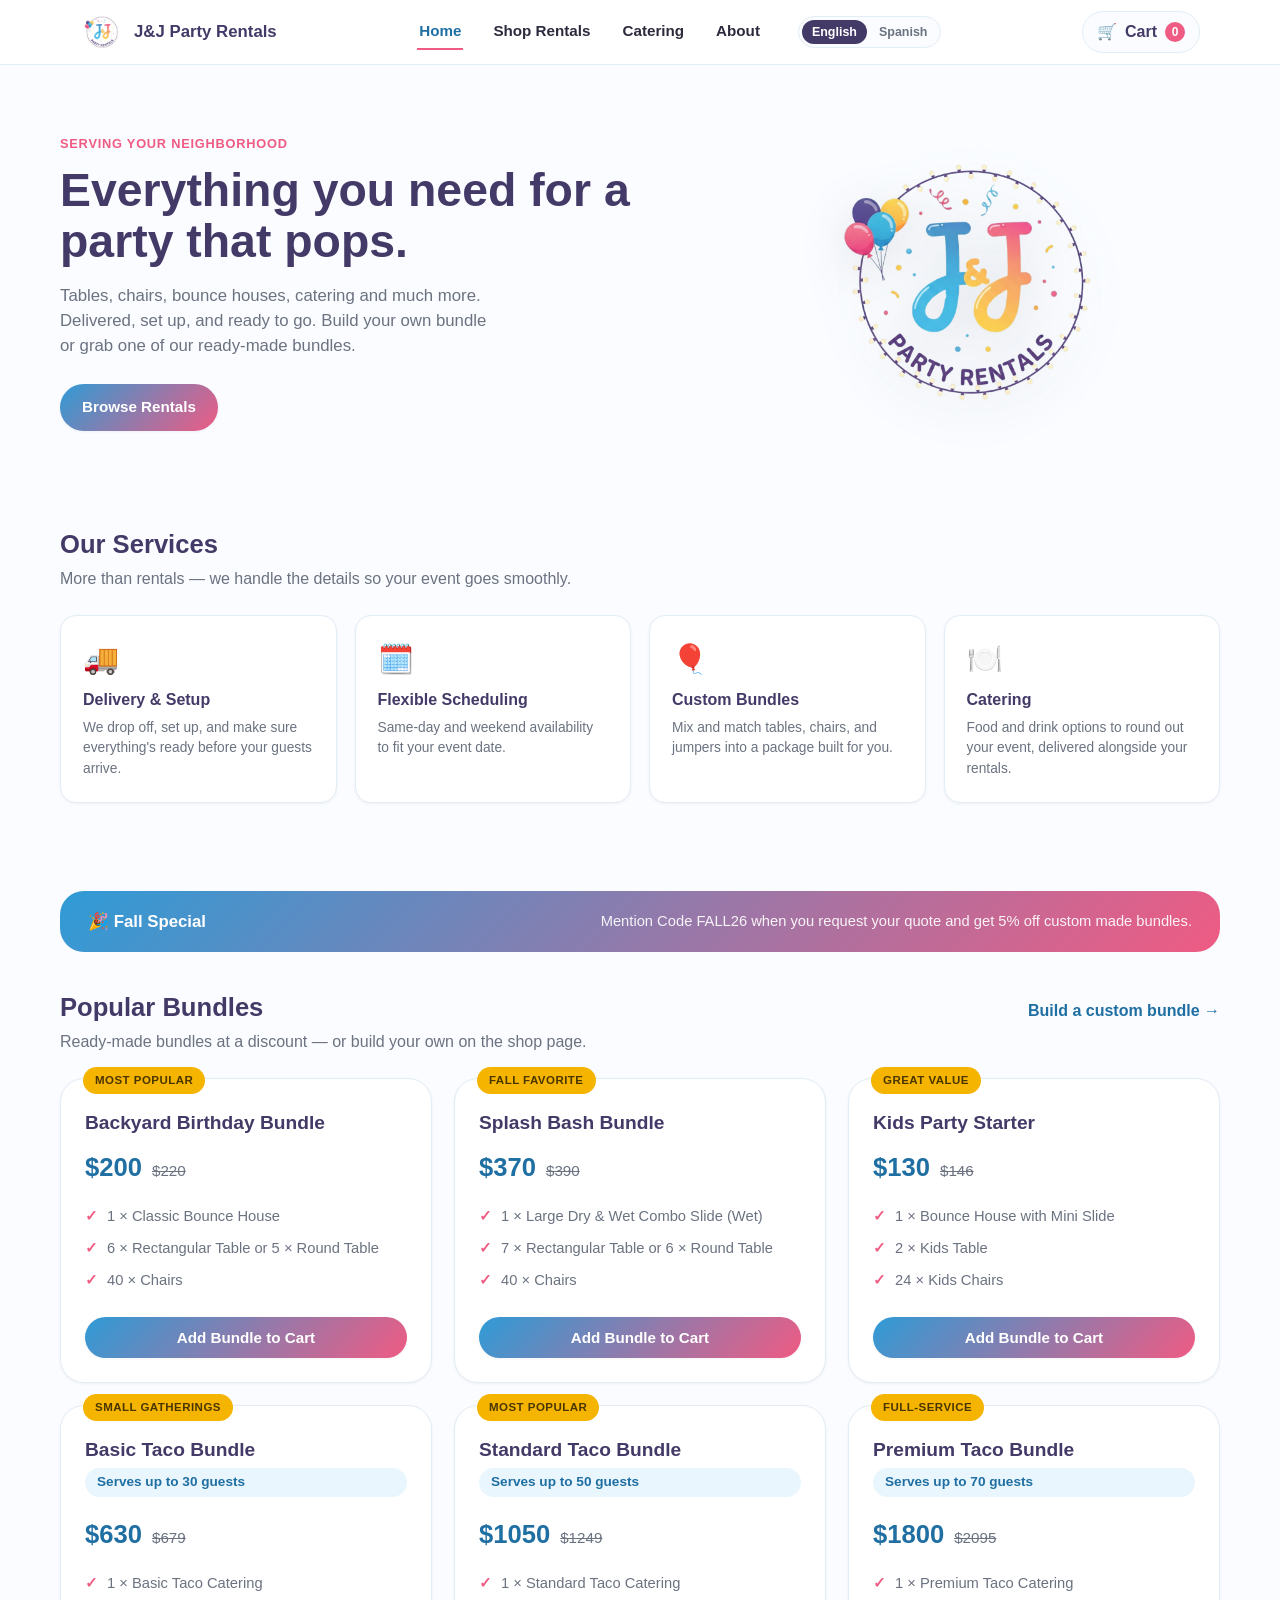
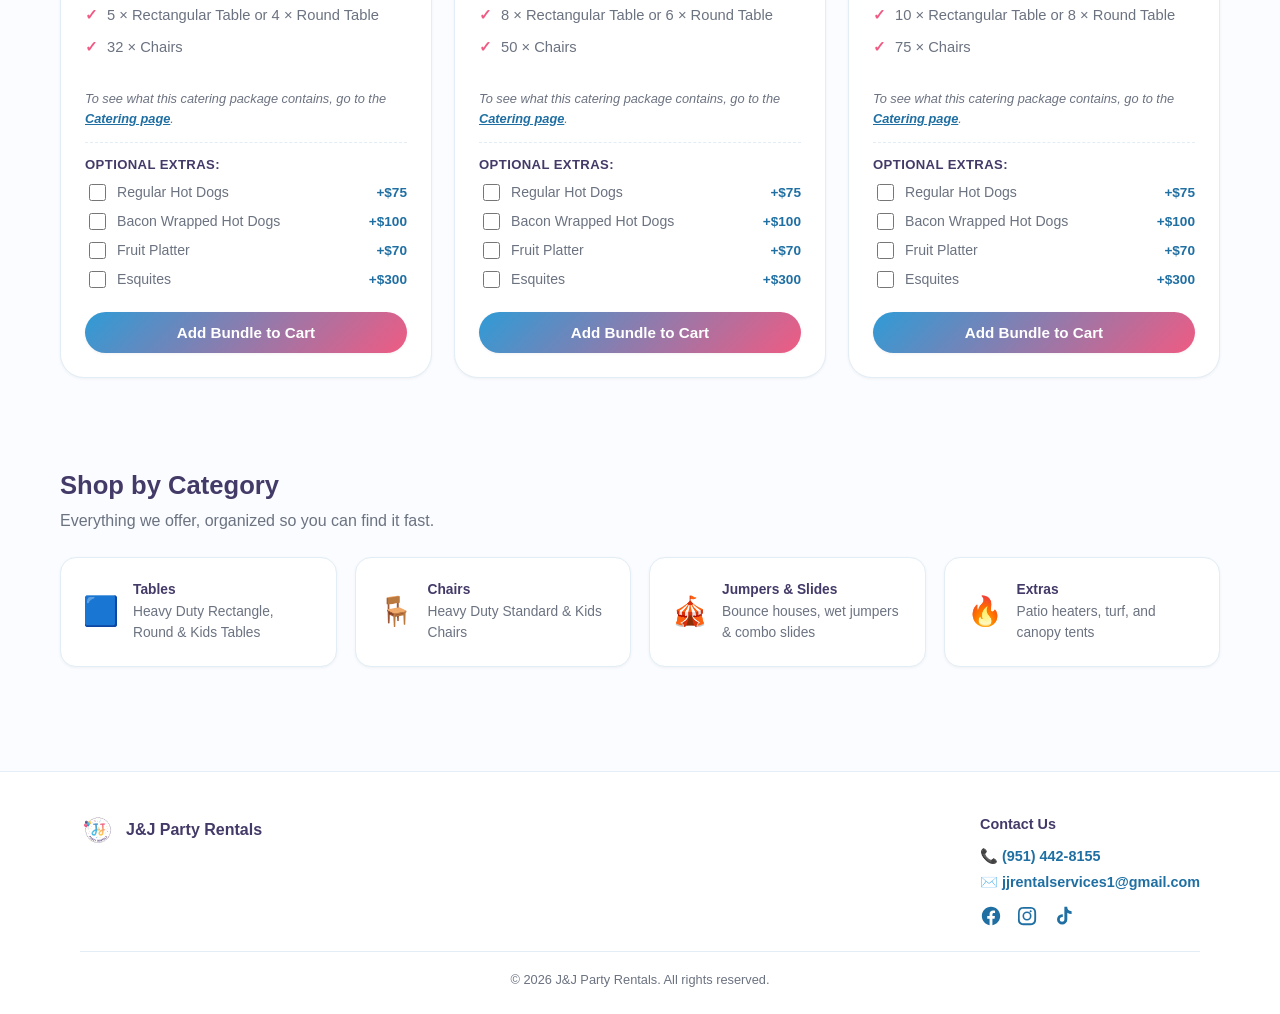
<file: index.html>
<!doctype html>
<html lang="en">
<head>
  <meta charset="UTF-8" />
  <meta name="viewport" content="width=device-width, initial-scale=1.0" />
  <title>J&amp;J Party Rentals — Tables, Chairs &amp; Jumpers for Your Next Event</title>
  <meta name="description" content="J&J Party Rentals offers tables, chairs, and bounce house jumpers for birthdays and backyard events. Browse rentals, build a bundle, and request a quote." />
  <link rel="icon" href="assets/favicon.png" />
  <link rel="stylesheet" href="css/styles.css" />
</head>
<body>
  <header class="site-header">
    <nav class="nav">
      <a class="nav-brand" href="index.html">
        <img src="assets/logo-nav.png" width="44" height="44" alt="J&amp;J Party Rentals logo" />
        J&amp;J Party Rentals
      </a>
      <button class="nav-toggle" aria-label="Toggle menu">☰</button>
      <div class="nav-links">
        <a href="index.html" class="active" data-i18n="nav-home">Home</a>
        <a href="shop.html" data-i18n="nav-shop">Shop Rentals</a>
        <a href="catering.html" data-i18n="nav-catering">Catering</a>
        <a href="about.html" data-i18n="nav-about">About</a>
        <div class="lang-switch" role="group" aria-label="Language">
          <button type="button" class="lang-btn active" data-lang="en">English</button>
          <button type="button" class="lang-btn" data-lang="es">Spanish</button>
        </div>
      </div>
      <a class="nav-cart" href="cart.html">
        🛒 <span data-i18n="nav-cart">Cart</span> <span class="cart-count">0</span>
      </a>
    </nav>
  </header>

  <main>
    <section class="hero container">
      <div class="hero-inner">
        <div class="hero-copy">
          <span class="eyebrow" data-i18n="hero-eyebrow">Serving your neighborhood</span>
          <h1 data-i18n="hero-h1">Everything you need for a party that pops.</h1>
          <p data-i18n="hero-copy">Tables, chairs, bounce houses, catering and much more. Delivered, set up, and ready to go. Build your own bundle or grab one of our ready-made bundles.</p>
          <div class="hero-actions">
            <a class="btn btn-primary" href="shop.html" data-i18n="hero-cta">Browse Rentals</a>
          </div>
        </div>
        <div class="hero-media">
          <img src="assets/logo.png" width="320" height="320" alt="J&amp;J Party Rentals logo" />
        </div>
      </div>
    </section>

    <section class="section container">
      <div class="section-head">
        <div>
          <h2 data-i18n="services-h2">Our Services</h2>
          <p data-i18n="services-p">More than rentals — we handle the details so your event goes smoothly.</p>
        </div>
      </div>
      <div class="services-grid">
        <div class="service-card">
          <span class="service-icon">🚚</span>
          <strong data-i18n="service-delivery-title">Delivery &amp; Setup</strong>
          <span data-i18n="service-delivery-desc">We drop off, set up, and make sure everything's ready before your guests arrive.</span>
        </div>
        <div class="service-card">
          <span class="service-icon">🗓️</span>
          <strong data-i18n="service-schedule-title">Flexible Scheduling</strong>
          <span data-i18n="service-schedule-desc">Same-day and weekend availability to fit your event date.</span>
        </div>
        <div class="service-card">
          <span class="service-icon">🎈</span>
          <strong data-i18n="service-bundles-title">Custom Bundles</strong>
          <span data-i18n="service-bundles-desc">Mix and match tables, chairs, and jumpers into a package built for you.</span>
        </div>
        <div class="service-card">
          <span class="service-icon">🍽️</span>
          <strong data-i18n="service-catering-title">Catering</strong>
          <span data-i18n="service-catering-desc">Food and drink options to round out your event, delivered alongside your rentals.</span>
        </div>
      </div>
    </section>

    <section class="section container">
      <div class="promo-banner">
        <strong data-i18n="promo-title">🎉 Fall Special</strong>
        <span data-i18n="promo-desc">Mention Code FALL26 when you request your quote and get 5% off custom made bundles.</span>
      </div>

      <div class="section-head">
        <div>
          <h2 data-i18n="bundles-h2">Popular Bundles</h2>
          <p data-i18n="bundles-p">Ready-made bundles at a discount — or build your own on the shop page.</p>
        </div>
        <a class="section-link" href="shop.html" data-i18n="bundles-link">Build a custom bundle →</a>
      </div>

      <div class="bundle-grid" id="bundle-grid"></div>
    </section>

    <section class="section container">
      <div class="section-head">
        <div>
          <h2 data-i18n="categories-h2">Shop by Category</h2>
          <p data-i18n="categories-p">Everything we offer, organized so you can find it fast.</p>
        </div>
      </div>
      <div class="cat-grid" id="cat-grid"></div>
    </section>
  </main>

  <footer class="site-footer">
    <div class="container">
      <div class="footer-grid">
        <div>
          <div class="footer-brand">
            <img src="assets/logo-nav.png" width="36" height="36" alt="J&amp;J Party Rentals logo" />
            J&amp;J Party Rentals
          </div>
        </div>
        <div class="footer-contact">
          <div class="footer-heading" data-i18n="footer-contact-heading">Contact Us</div>
          📞 <a href="tel:+19514428155">(951) 442-8155</a><br />
          ✉️ <a href="mailto:jjrentalservices1@gmail.com">jjrentalservices1@gmail.com</a>
          <div class="footer-socials">
            <a href="https://www.facebook.com/jj.partyrentals26" aria-label="Facebook" target="_blank" rel="noopener">
              <svg viewBox="0 0 24 24" width="22" height="22" fill="currentColor" aria-hidden="true"><path d="M22 12.06C22 6.5 17.52 2 12 2S2 6.5 2 12.06c0 5.02 3.66 9.18 8.44 9.94v-7.03H7.9v-2.91h2.54V9.85c0-2.51 1.49-3.9 3.77-3.9 1.09 0 2.23.2 2.23.2v2.46h-1.26c-1.24 0-1.63.77-1.63 1.56v1.88h2.78l-.44 2.91h-2.34V22c4.78-.76 8.44-4.92 8.44-9.94Z"/></svg>
            </a>
            <a href="https://www.instagram.com/jj.party_rentals/" aria-label="Instagram" target="_blank" rel="noopener">
              <svg viewBox="0 0 24 24" width="22" height="22" fill="currentColor" aria-hidden="true"><path d="M12 2.2c2.72 0 3.05.01 4.12.06 1.07.05 1.79.22 2.43.46.66.26 1.22.6 1.77 1.15.55.55.89 1.11 1.15 1.77.24.64.41 1.36.46 2.43.05 1.07.06 1.4.06 4.12s-.01 3.05-.06 4.12c-.05 1.07-.22 1.79-.46 2.43a4.9 4.9 0 0 1-1.15 1.77 4.9 4.9 0 0 1-1.77 1.15c-.64.24-1.36.41-2.43.46-1.07.05-1.4.06-4.12.06s-3.05-.01-4.12-.06c-1.07-.05-1.79-.22-2.43-.46a4.9 4.9 0 0 1-1.77-1.15 4.9 4.9 0 0 1-1.15-1.77c-.24-.64-.41-1.36-.46-2.43C2.21 15.05 2.2 14.72 2.2 12s.01-3.05.06-4.12c.05-1.07.22-1.79.46-2.43.26-.66.6-1.22 1.15-1.77A4.9 4.9 0 0 1 5.64 2.53c.64-.24 1.36-.41 2.43-.46C8.95 2.21 9.28 2.2 12 2.2Zm0 1.8c-2.67 0-2.99.01-4.04.06-.92.04-1.42.19-1.75.32-.44.17-.75.37-1.08.7-.33.33-.53.64-.7 1.08-.13.33-.28.83-.32 1.75-.05 1.05-.06 1.37-.06 4.04s.01 2.99.06 4.04c.04.92.19 1.42.32 1.75.17.44.37.75.7 1.08.33.33.64.53 1.08.7.33.13.83.28 1.75.32 1.05.05 1.37.06 4.04.06s2.99-.01 4.04-.06c.92-.04 1.42-.19 1.75-.32.44-.17.75-.37 1.08-.7.33-.33.53-.64.7-1.08.13-.33.28-.83.32-1.75.05-1.05.06-1.37.06-4.04s-.01-2.99-.06-4.04c-.04-.92-.19-1.42-.32-1.75a2.9 2.9 0 0 0-.7-1.08 2.9 2.9 0 0 0-1.08-.7c-.33-.13-.83-.28-1.75-.32-1.05-.05-1.37-.06-4.04-.06Zm0 3.06a4.94 4.94 0 1 1 0 9.88 4.94 4.94 0 0 1 0-9.88Zm0 1.8a3.14 3.14 0 1 0 0 6.28 3.14 3.14 0 0 0 0-6.28Zm5.13-1.99a1.15 1.15 0 1 1-2.3 0 1.15 1.15 0 0 1 2.3 0Z"/></svg>
            </a>
            <a href="https://www.tiktok.com/@jj.party.rentals8" aria-label="TikTok" target="_blank" rel="noopener">
              <svg viewBox="0 0 24 24" width="22" height="22" fill="currentColor" aria-hidden="true"><path d="M16.6 2h-3.1v13.7c0 1.4-1.1 2.5-2.5 2.5s-2.5-1.1-2.5-2.5 1.1-2.5 2.5-2.5c.28 0 .55.04.8.13V10.1a5.6 5.6 0 0 0-.8-.06A5.63 5.63 0 0 0 5.5 15.7a5.63 5.63 0 0 0 5.6 5.63 5.63 5.63 0 0 0 5.6-5.63V8.4a8.1 8.1 0 0 0 4.7 1.5V6.8a4.9 4.9 0 0 1-4.8-4.8Z"/></svg>
            </a>
          </div>
        </div>
      </div>
      <div class="footer-bottom" data-i18n="footer-bottom">© 2026 J&amp;J Party Rentals. All rights reserved.</div>
    </div>
  </footer>

  <script src="js/common.js"></script>
  <script src="js/items.js"></script>
  <script src="js/i18n.js"></script>
  <script src="js/home.js"></script>
</body>
</html>
</file>
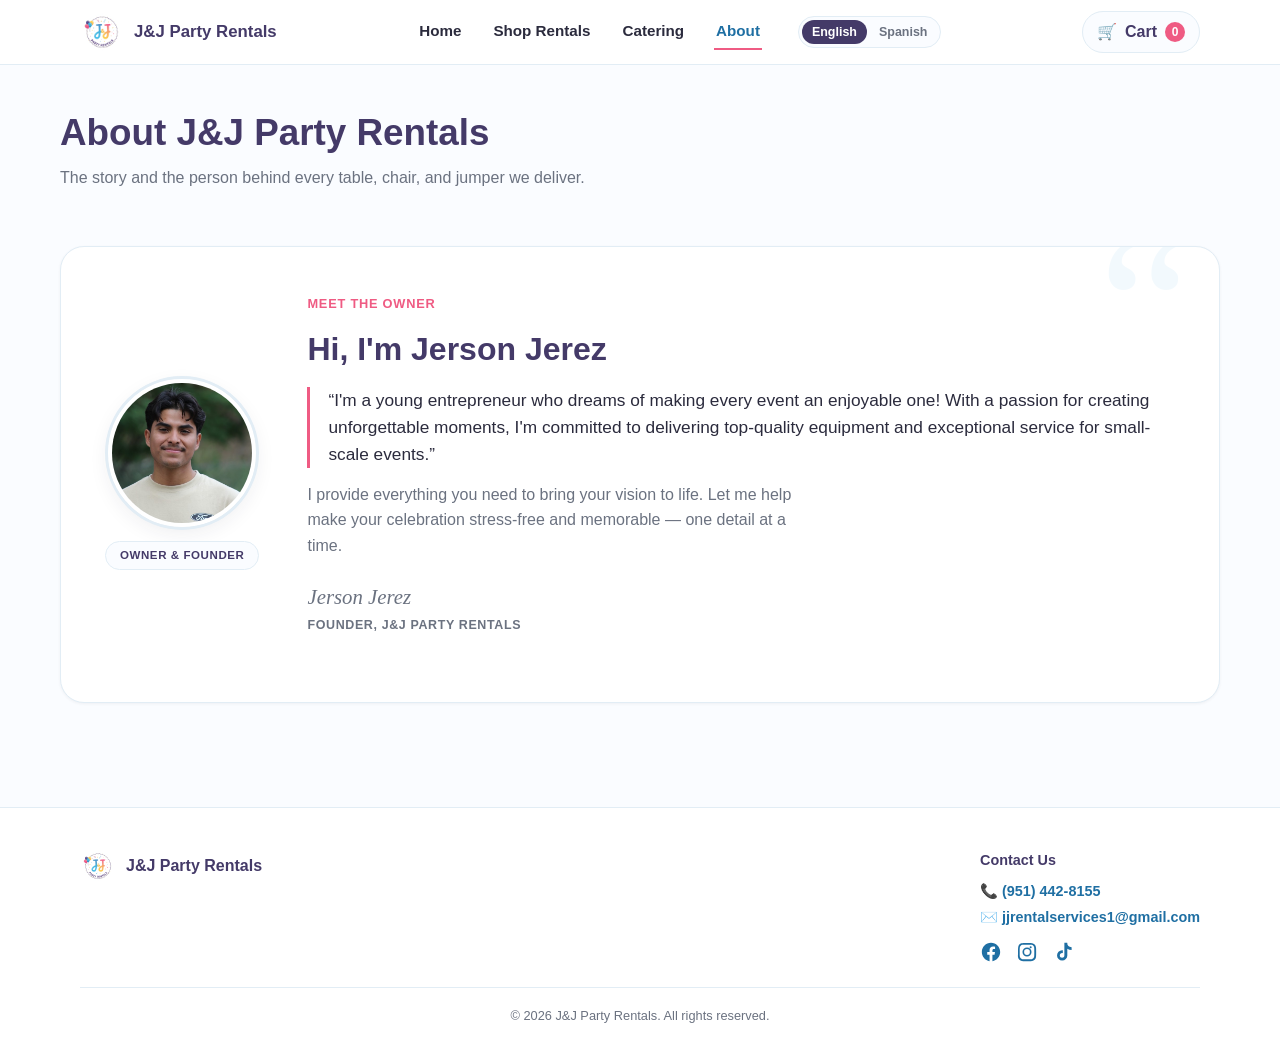
<file: about.html>
<!doctype html>
<html lang="en">
<head>
  <meta charset="UTF-8" />
  <meta name="viewport" content="width=device-width, initial-scale=1.0" />
  <title>About Us — J&amp;J Party Rentals</title>
  <meta name="description" content="Meet Jerson Jerez, owner and founder of J&J Party Rentals — dedicated to making every event stress-free and memorable." />
  <link rel="icon" href="assets/favicon.png" />
  <link rel="stylesheet" href="css/styles.css" />
</head>
<body>
  <header class="site-header">
    <nav class="nav">
      <a class="nav-brand" href="index.html">
        <img src="assets/logo-nav.png" width="44" height="44" alt="J&amp;J Party Rentals logo" />
        J&amp;J Party Rentals
      </a>
      <button class="nav-toggle" aria-label="Toggle menu">☰</button>
      <div class="nav-links">
        <a href="index.html" data-i18n="nav-home">Home</a>
        <a href="shop.html" data-i18n="nav-shop">Shop Rentals</a>
        <a href="catering.html" data-i18n="nav-catering">Catering</a>
        <a href="about.html" class="active" data-i18n="nav-about">About</a>
        <div class="lang-switch" role="group" aria-label="Language">
          <button type="button" class="lang-btn active" data-lang="en">English</button>
          <button type="button" class="lang-btn" data-lang="es">Spanish</button>
        </div>
      </div>
      <a class="nav-cart" href="cart.html">
        🛒 <span data-i18n="nav-cart">Cart</span> <span class="cart-count">0</span>
      </a>
    </nav>
  </header>

  <main>
    <section class="page-hero container">
      <h1 data-i18n="about-page-h1">About J&amp;J Party Rentals</h1>
      <p data-i18n="about-page-p">The story and the person behind every table, chair, and jumper we deliver.</p>
    </section>

    <section class="section container">
      <div class="about-panel">
        <div class="about-media">
          <img class="about-avatar" src="assets/owner-photo.jpg" alt="Jerson Jerez, owner of J&amp;J Party Rentals" />
          <span class="about-badge" data-i18n="about-badge">Owner &amp; Founder</span>
        </div>
        <div class="about-copy">
          <span class="eyebrow" data-i18n="about-eyebrow">Meet the Owner</span>
          <h2 data-i18n="about-h2">Hi, I'm Jerson Jerez</h2>
          <p class="about-quote" data-i18n="about-quote">“I'm a young entrepreneur who dreams of making every event an enjoyable one! With a passion for creating unforgettable moments, I'm committed to delivering top-quality equipment and exceptional service for small-scale events.”</p>
          <p data-i18n="about-body">I provide everything you need to bring your vision to life. Let me help make your celebration stress-free and memorable — one detail at a time.</p>
          <p class="about-signature">Jerson Jerez<span data-i18n="about-signature-title">Founder, J&amp;J Party Rentals</span></p>
        </div>
      </div>
    </section>
  </main>

  <footer class="site-footer">
    <div class="container">
      <div class="footer-grid">
        <div>
          <div class="footer-brand">
            <img src="assets/logo-nav.png" width="36" height="36" alt="J&amp;J Party Rentals logo" />
            J&amp;J Party Rentals
          </div>
        </div>
        <div class="footer-contact">
          <div class="footer-heading" data-i18n="footer-contact-heading">Contact Us</div>
          📞 <a href="tel:+19514428155">(951) 442-8155</a><br />
          ✉️ <a href="mailto:jjrentalservices1@gmail.com">jjrentalservices1@gmail.com</a>
          <div class="footer-socials">
            <a href="https://www.facebook.com/jj.partyrentals26" aria-label="Facebook" target="_blank" rel="noopener">
              <svg viewBox="0 0 24 24" width="22" height="22" fill="currentColor" aria-hidden="true"><path d="M22 12.06C22 6.5 17.52 2 12 2S2 6.5 2 12.06c0 5.02 3.66 9.18 8.44 9.94v-7.03H7.9v-2.91h2.54V9.85c0-2.51 1.49-3.9 3.77-3.9 1.09 0 2.23.2 2.23.2v2.46h-1.26c-1.24 0-1.63.77-1.63 1.56v1.88h2.78l-.44 2.91h-2.34V22c4.78-.76 8.44-4.92 8.44-9.94Z"/></svg>
            </a>
            <a href="https://www.instagram.com/jj.party_rentals/" aria-label="Instagram" target="_blank" rel="noopener">
              <svg viewBox="0 0 24 24" width="22" height="22" fill="currentColor" aria-hidden="true"><path d="M12 2.2c2.72 0 3.05.01 4.12.06 1.07.05 1.79.22 2.43.46.66.26 1.22.6 1.77 1.15.55.55.89 1.11 1.15 1.77.24.64.41 1.36.46 2.43.05 1.07.06 1.4.06 4.12s-.01 3.05-.06 4.12c-.05 1.07-.22 1.79-.46 2.43a4.9 4.9 0 0 1-1.15 1.77 4.9 4.9 0 0 1-1.77 1.15c-.64.24-1.36.41-2.43.46-1.07.05-1.4.06-4.12.06s-3.05-.01-4.12-.06c-1.07-.05-1.79-.22-2.43-.46a4.9 4.9 0 0 1-1.77-1.15 4.9 4.9 0 0 1-1.15-1.77c-.24-.64-.41-1.36-.46-2.43C2.21 15.05 2.2 14.72 2.2 12s.01-3.05.06-4.12c.05-1.07.22-1.79.46-2.43.26-.66.6-1.22 1.15-1.77A4.9 4.9 0 0 1 5.64 2.53c.64-.24 1.36-.41 2.43-.46C8.95 2.21 9.28 2.2 12 2.2Zm0 1.8c-2.67 0-2.99.01-4.04.06-.92.04-1.42.19-1.75.32-.44.17-.75.37-1.08.7-.33.33-.53.64-.7 1.08-.13.33-.28.83-.32 1.75-.05 1.05-.06 1.37-.06 4.04s.01 2.99.06 4.04c.04.92.19 1.42.32 1.75.17.44.37.75.7 1.08.33.33.64.53 1.08.7.33.13.83.28 1.75.32 1.05.05 1.37.06 4.04.06s2.99-.01 4.04-.06c.92-.04 1.42-.19 1.75-.32.44-.17.75-.37 1.08-.7.33-.33.53-.64.7-1.08.13-.33.28-.83.32-1.75.05-1.05.06-1.37.06-4.04s-.01-2.99-.06-4.04c-.04-.92-.19-1.42-.32-1.75a2.9 2.9 0 0 0-.7-1.08 2.9 2.9 0 0 0-1.08-.7c-.33-.13-.83-.28-1.75-.32-1.05-.05-1.37-.06-4.04-.06Zm0 3.06a4.94 4.94 0 1 1 0 9.88 4.94 4.94 0 0 1 0-9.88Zm0 1.8a3.14 3.14 0 1 0 0 6.28 3.14 3.14 0 0 0 0-6.28Zm5.13-1.99a1.15 1.15 0 1 1-2.3 0 1.15 1.15 0 0 1 2.3 0Z"/></svg>
            </a>
            <a href="https://www.tiktok.com/@jj.party.rentals8" aria-label="TikTok" target="_blank" rel="noopener">
              <svg viewBox="0 0 24 24" width="22" height="22" fill="currentColor" aria-hidden="true"><path d="M16.6 2h-3.1v13.7c0 1.4-1.1 2.5-2.5 2.5s-2.5-1.1-2.5-2.5 1.1-2.5 2.5-2.5c.28 0 .55.04.8.13V10.1a5.6 5.6 0 0 0-.8-.06A5.63 5.63 0 0 0 5.5 15.7a5.63 5.63 0 0 0 5.6 5.63 5.63 5.63 0 0 0 5.6-5.63V8.4a8.1 8.1 0 0 0 4.7 1.5V6.8a4.9 4.9 0 0 1-4.8-4.8Z"/></svg>
            </a>
          </div>
        </div>
      </div>
      <div class="footer-bottom" data-i18n="footer-bottom">© 2026 J&amp;J Party Rentals. All rights reserved.</div>
    </div>
  </footer>

  <script src="js/common.js"></script>
  <script src="js/i18n.js"></script>
</body>
</html>
</file>
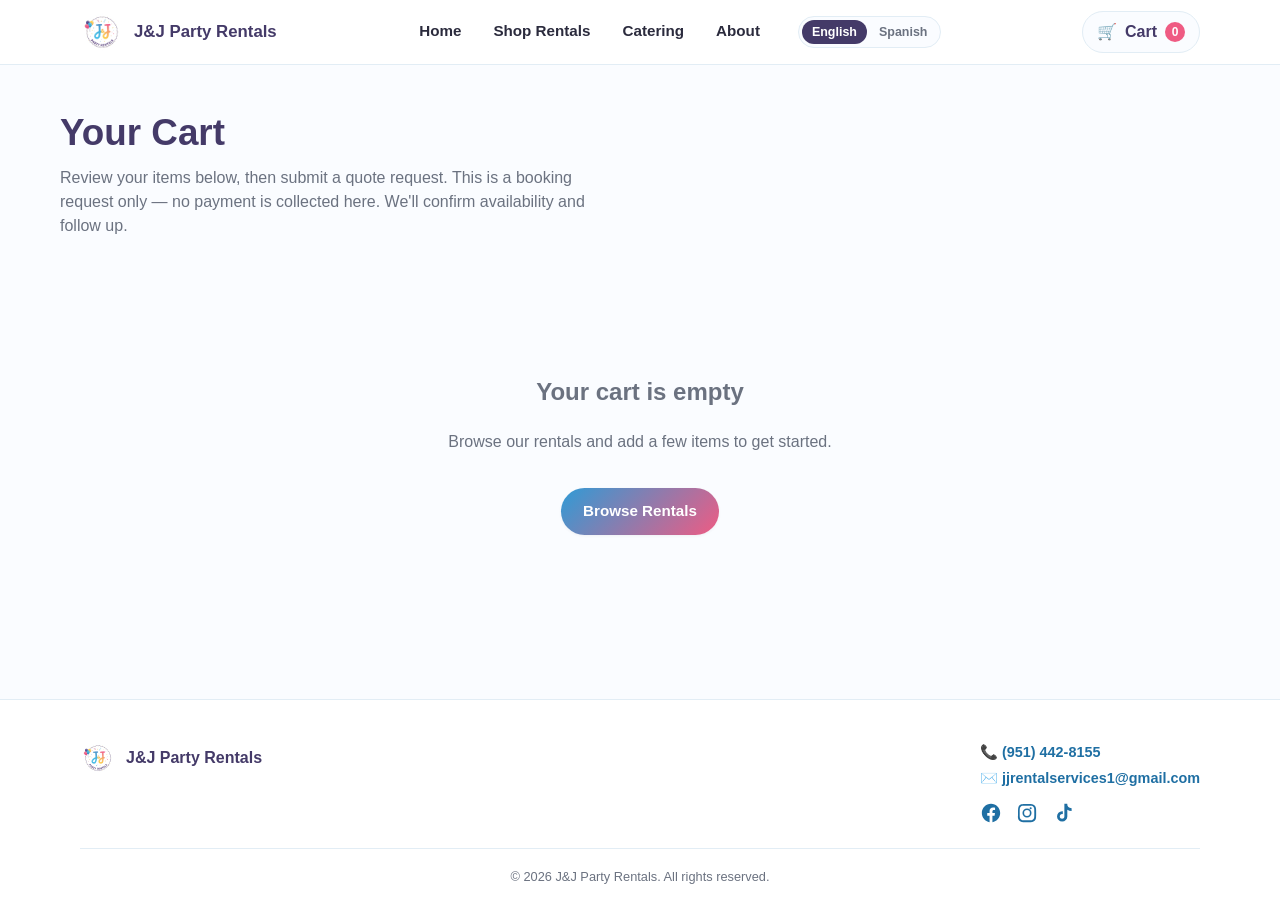
<file: cart.html>
<!doctype html>
<html lang="en">
<head>
  <meta charset="UTF-8" />
  <meta name="viewport" content="width=device-width, initial-scale=1.0" />
  <title>Your Cart — J&amp;J Party Rentals</title>
  <meta name="description" content="Review your rental cart and request a free quote from J&J Party Rentals." />
  <link rel="icon" href="assets/favicon.png" />
  <link rel="stylesheet" href="css/styles.css" />
</head>
<body>
  <header class="site-header">
    <nav class="nav">
      <a class="nav-brand" href="index.html">
        <img src="assets/logo-nav.png" width="44" height="44" alt="J&amp;J Party Rentals logo" />
        J&amp;J Party Rentals
      </a>
      <button class="nav-toggle" aria-label="Toggle menu">☰</button>
      <div class="nav-links">
        <a href="index.html" data-i18n="nav-home">Home</a>
        <a href="shop.html" data-i18n="nav-shop">Shop Rentals</a>
        <a href="catering.html" data-i18n="nav-catering">Catering</a>
        <a href="about.html" data-i18n="nav-about">About</a>
        <div class="lang-switch" role="group" aria-label="Language">
          <button type="button" class="lang-btn active" data-lang="en">English</button>
          <button type="button" class="lang-btn" data-lang="es">Spanish</button>
        </div>
      </div>
      <a class="nav-cart" href="cart.html">
        🛒 <span data-i18n="nav-cart">Cart</span> <span class="cart-count">0</span>
      </a>
    </nav>
  </header>

  <main>
    <section class="page-hero container">
      <h1 data-i18n="cart-h1">Your Cart</h1>
      <p data-i18n="cart-p">Review your items below, then submit a quote request. This is a booking request only — no payment is collected here. We'll confirm availability and follow up.</p>
    </section>

    <section class="section container">
      <div id="cart-empty" class="cart-empty" hidden>
        <h2 data-i18n="cart-empty-h2">Your cart is empty</h2>
        <p data-i18n="cart-empty-p">Browse our rentals and add a few items to get started.</p>
        <a class="btn btn-primary" href="shop.html" data-i18n="cart-empty-cta">Browse Rentals</a>
      </div>

      <div id="cart-content" class="cart-layout" hidden>
        <div class="cart-items" id="cart-items"></div>

        <div class="cart-summary">
          <h3 data-i18n="summary-h3">Order Summary</h3>
          <div id="summary-rows"></div>
          <div class="summary-row" id="delivery-row" hidden>
            <span data-i18n="delivery-fee-label">Delivery Fee</span>
            <span id="delivery-fee-display">—</span>
          </div>
          <div class="summary-row" id="promo-row" hidden>
            <span data-i18n="promo-label">Promo Discount</span>
            <span id="promo-discount-display">—</span>
          </div>
          <div class="summary-row total">
            <span data-i18n="total-label">Estimated Total</span>
            <span id="summary-total">$0</span>
          </div>

          <form id="quote-form" class="quote-form" action="https://formspree.io/f/xaqrgnnl" method="POST">
            <div class="form-group">
              <label for="name" data-i18n="form-name-label">Full Name</label>
              <input type="text" id="name" name="Name" required />
            </div>
            <div class="form-row-2">
              <div class="form-group">
                <label for="email" data-i18n="form-email-label">Email</label>
                <input type="email" id="email" name="Email" required />
              </div>
              <div class="form-group">
                <label for="phone" data-i18n="form-phone-label">Phone</label>
                <input type="tel" id="phone" name="Phone" required />
              </div>
            </div>
            <div class="form-row-2">
              <div class="form-group">
                <label for="event-date" data-i18n="form-date-label">Event Date</label>
                <input type="date" id="event-date" name="Event Date" required />
              </div>
              <div class="form-group">
                <label for="zip" data-i18n="form-zip-label">Event ZIP Code</label>
                <input type="text" id="zip" name="ZIP Code" inputmode="numeric" maxlength="5" placeholder="e.g. 92553" data-i18n-placeholder="form-zip-placeholder" />
                <p class="form-note" id="delivery-note"></p>
              </div>
            </div>
            <div class="form-group">
              <label for="event-address" data-i18n="form-address-label">Event Address</label>
              <input type="text" id="event-address" name="Event Address" />
            </div>
            <div class="form-group">
              <label for="delivery-time" data-i18n="form-deliverytime-label">Preferred Delivery Time (optional)</label>
              <select id="delivery-time" name="Preferred Delivery Time">
                <option value="" data-i18n="deliverytime-none">No preference</option>
                <option value="Morning (8am–12pm)" data-i18n="deliverytime-morning">Morning (8am–12pm)</option>
                <option value="Afternoon (12pm–4pm)" data-i18n="deliverytime-afternoon">Afternoon (12pm–4pm)</option>
                <option value="Evening (4pm–8pm)" data-i18n="deliverytime-evening">Evening (4pm–8pm)</option>
              </select>
            </div>
            <div class="form-group">
              <label for="promo-code" data-i18n="form-promo-label">Promo Code (optional)</label>
              <input type="text" id="promo-code" name="Promo Code" placeholder="e.g. FALL26" data-i18n-placeholder="form-promo-placeholder" />
              <p class="form-note" id="promo-note"></p>
            </div>
            <div class="form-group">
              <label for="notes" data-i18n="form-notes-label">Notes</label>
              <textarea id="notes" name="Notes" rows="3" placeholder="Anything else we should know?" data-i18n-placeholder="form-notes-placeholder"></textarea>
            </div>

            <input type="hidden" name="Cart Summary" id="cart-summary-field" />
            <input type="hidden" name="Delivery Fee" id="delivery-field" />
            <input type="hidden" name="Promo Discount" id="promo-field" />
            <input type="hidden" name="Estimated Total" id="total-field" />
            <input type="hidden" name="_subject" value="New Quote Request — J&J Party Rentals" />

            <button type="submit" class="btn btn-primary btn-block" id="submit-btn" data-i18n="submit-btn">Submit</button>
            <p class="form-note" id="submit-error" style="color:#c0392b; display:none;"></p>
            <p class="form-note" data-i18n="submit-disclaimer">By submitting, you'll receive a follow-up from us at jjrentalservices1@gmail.com or (951) 442-8155 to confirm availability and finalize your order.</p>
          </form>
        </div>
      </div>
    </section>
  </main>

  <footer class="site-footer">
    <div class="container">
      <div class="footer-grid">
        <div>
          <div class="footer-brand">
            <img src="assets/logo-nav.png" width="36" height="36" alt="J&amp;J Party Rentals logo" />
            J&amp;J Party Rentals
          </div>
        </div>
        <div class="footer-contact">
          📞 <a href="tel:+19514428155">(951) 442-8155</a><br />
          ✉️ <a href="mailto:jjrentalservices1@gmail.com">jjrentalservices1@gmail.com</a>
          <div class="footer-socials">
            <a href="https://www.facebook.com/jj.partyrentals26" aria-label="Facebook" target="_blank" rel="noopener">
              <svg viewBox="0 0 24 24" width="22" height="22" fill="currentColor" aria-hidden="true"><path d="M22 12.06C22 6.5 17.52 2 12 2S2 6.5 2 12.06c0 5.02 3.66 9.18 8.44 9.94v-7.03H7.9v-2.91h2.54V9.85c0-2.51 1.49-3.9 3.77-3.9 1.09 0 2.23.2 2.23.2v2.46h-1.26c-1.24 0-1.63.77-1.63 1.56v1.88h2.78l-.44 2.91h-2.34V22c4.78-.76 8.44-4.92 8.44-9.94Z"/></svg>
            </a>
            <a href="https://www.instagram.com/jj.party_rentals/" aria-label="Instagram" target="_blank" rel="noopener">
              <svg viewBox="0 0 24 24" width="22" height="22" fill="currentColor" aria-hidden="true"><path d="M12 2.2c2.72 0 3.05.01 4.12.06 1.07.05 1.79.22 2.43.46.66.26 1.22.6 1.77 1.15.55.55.89 1.11 1.15 1.77.24.64.41 1.36.46 2.43.05 1.07.06 1.4.06 4.12s-.01 3.05-.06 4.12c-.05 1.07-.22 1.79-.46 2.43a4.9 4.9 0 0 1-1.15 1.77 4.9 4.9 0 0 1-1.77 1.15c-.64.24-1.36.41-2.43.46-1.07.05-1.4.06-4.12.06s-3.05-.01-4.12-.06c-1.07-.05-1.79-.22-2.43-.46a4.9 4.9 0 0 1-1.77-1.15 4.9 4.9 0 0 1-1.15-1.77c-.24-.64-.41-1.36-.46-2.43C2.21 15.05 2.2 14.72 2.2 12s.01-3.05.06-4.12c.05-1.07.22-1.79.46-2.43.26-.66.6-1.22 1.15-1.77A4.9 4.9 0 0 1 5.64 2.53c.64-.24 1.36-.41 2.43-.46C8.95 2.21 9.28 2.2 12 2.2Zm0 1.8c-2.67 0-2.99.01-4.04.06-.92.04-1.42.19-1.75.32-.44.17-.75.37-1.08.7-.33.33-.53.64-.7 1.08-.13.33-.28.83-.32 1.75-.05 1.05-.06 1.37-.06 4.04s.01 2.99.06 4.04c.04.92.19 1.42.32 1.75.17.44.37.75.7 1.08.33.33.64.53 1.08.7.33.13.83.28 1.75.32 1.05.05 1.37.06 4.04.06s2.99-.01 4.04-.06c.92-.04 1.42-.19 1.75-.32.44-.17.75-.37 1.08-.7.33-.33.53-.64.7-1.08.13-.33.28-.83.32-1.75.05-1.05.06-1.37.06-4.04s-.01-2.99-.06-4.04c-.04-.92-.19-1.42-.32-1.75a2.9 2.9 0 0 0-.7-1.08 2.9 2.9 0 0 0-1.08-.7c-.33-.13-.83-.28-1.75-.32-1.05-.05-1.37-.06-4.04-.06Zm0 3.06a4.94 4.94 0 1 1 0 9.88 4.94 4.94 0 0 1 0-9.88Zm0 1.8a3.14 3.14 0 1 0 0 6.28 3.14 3.14 0 0 0 0-6.28Zm5.13-1.99a1.15 1.15 0 1 1-2.3 0 1.15 1.15 0 0 1 2.3 0Z"/></svg>
            </a>
            <a href="https://www.tiktok.com/@jj.party.rentals8" aria-label="TikTok" target="_blank" rel="noopener">
              <svg viewBox="0 0 24 24" width="22" height="22" fill="currentColor" aria-hidden="true"><path d="M16.6 2h-3.1v13.7c0 1.4-1.1 2.5-2.5 2.5s-2.5-1.1-2.5-2.5 1.1-2.5 2.5-2.5c.28 0 .55.04.8.13V10.1a5.6 5.6 0 0 0-.8-.06A5.63 5.63 0 0 0 5.5 15.7a5.63 5.63 0 0 0 5.6 5.63 5.63 5.63 0 0 0 5.6-5.63V8.4a8.1 8.1 0 0 0 4.7 1.5V6.8a4.9 4.9 0 0 1-4.8-4.8Z"/></svg>
            </a>
          </div>
        </div>
      </div>
      <div class="footer-bottom" data-i18n="footer-bottom">© 2026 J&amp;J Party Rentals. All rights reserved.</div>
    </div>
  </footer>

  <script src="js/common.js"></script>
  <script src="js/items.js"></script>
  <script src="js/i18n.js"></script>
  <script src="js/delivery.js"></script>
  <script src="js/cart-page.js"></script>
</body>
</html>
</file>
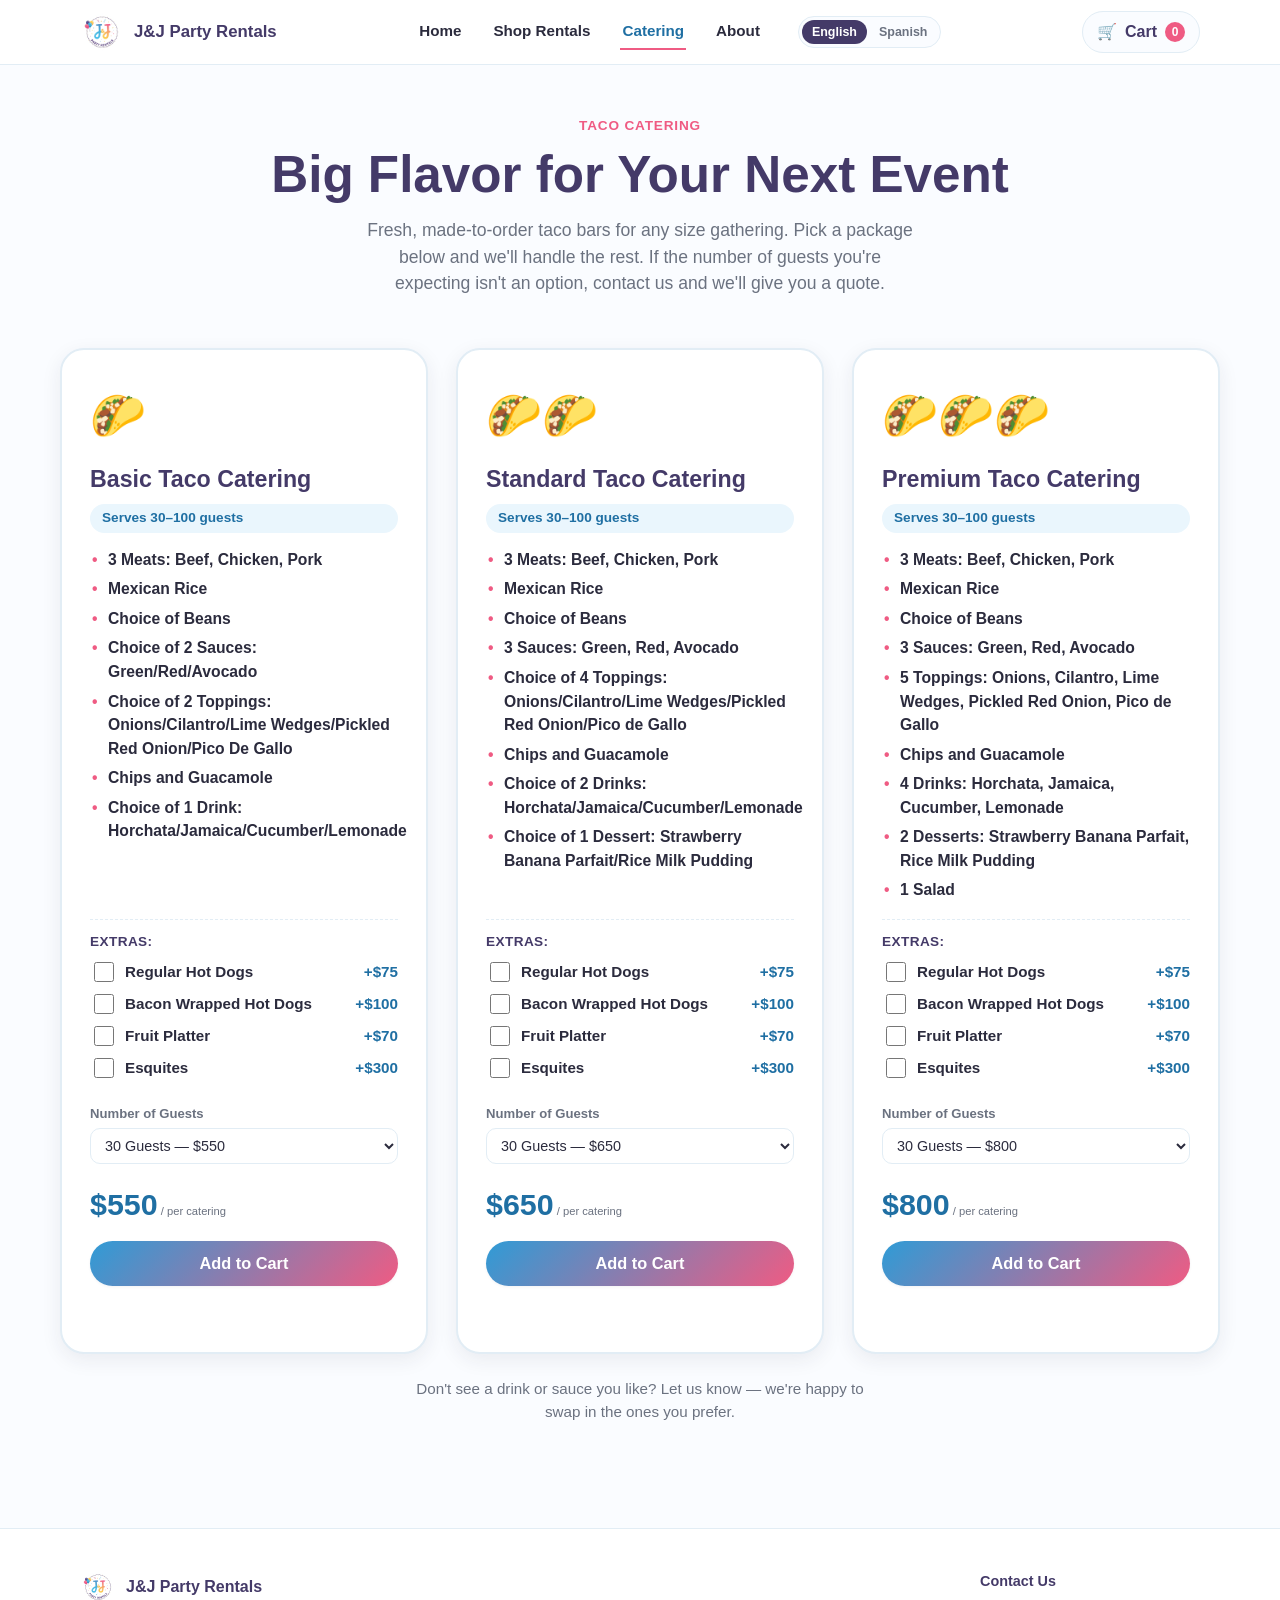
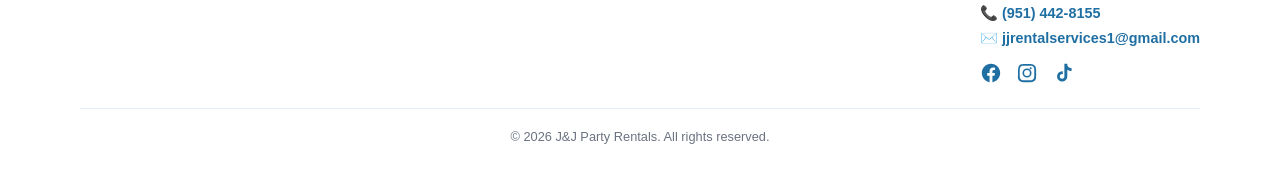
<file: catering.html>
<!doctype html>
<html lang="en">
<head>
  <meta charset="UTF-8" />
  <meta name="viewport" content="width=device-width, initial-scale=1.0" />
  <title>Catering — J&amp;J Party Rentals</title>
  <meta name="description" content="Taco catering packages from J&J Party Rentals — big flavor, simple pricing, delivered to your event." />
  <link rel="icon" href="assets/favicon.png" />
  <link rel="stylesheet" href="css/styles.css" />
</head>
<body>
  <header class="site-header">
    <nav class="nav">
      <a class="nav-brand" href="index.html">
        <img src="assets/logo-nav.png" width="44" height="44" alt="J&amp;J Party Rentals logo" />
        J&amp;J Party Rentals
      </a>
      <button class="nav-toggle" aria-label="Toggle menu">☰</button>
      <div class="nav-links">
        <a href="index.html" data-i18n="nav-home">Home</a>
        <a href="shop.html" data-i18n="nav-shop">Shop Rentals</a>
        <a href="catering.html" class="active" data-i18n="nav-catering">Catering</a>
        <a href="about.html" data-i18n="nav-about">About</a>
        <div class="lang-switch" role="group" aria-label="Language">
          <button type="button" class="lang-btn active" data-lang="en">English</button>
          <button type="button" class="lang-btn" data-lang="es">Spanish</button>
        </div>
      </div>
      <a class="nav-cart" href="cart.html">
        🛒 <span data-i18n="nav-cart">Cart</span> <span class="cart-count">0</span>
      </a>
    </nav>
  </header>

  <main>
    <section class="catering-hero container">
      <span class="eyebrow" data-i18n="catering-eyebrow">Taco Catering</span>
      <h1 data-i18n="catering-h1">Big Flavor for Your Next Event</h1>
      <p data-i18n="catering-p">Fresh, made-to-order taco bars for any size gathering. Pick a package below and we'll handle the rest. If the number of guests you're expecting isn't an option, contact us and we'll give you a quote.</p>
    </section>

    <section class="section container">
      <div class="catering-grid" id="catering-grid"></div>
      <p class="catering-disclaimer" data-i18n="catering-disclaimer">Don't see a drink or sauce you like? Let us know — we're happy to swap in the ones you prefer.</p>
    </section>
  </main>

  <footer class="site-footer">
    <div class="container">
      <div class="footer-grid">
        <div>
          <div class="footer-brand">
            <img src="assets/logo-nav.png" width="36" height="36" alt="J&amp;J Party Rentals logo" />
            J&amp;J Party Rentals
          </div>
        </div>
        <div class="footer-contact">
          <div class="footer-heading" data-i18n="footer-contact-heading">Contact Us</div>
          📞 <a href="tel:+19514428155">(951) 442-8155</a><br />
          ✉️ <a href="mailto:jjrentalservices1@gmail.com">jjrentalservices1@gmail.com</a>
          <div class="footer-socials">
            <a href="https://www.facebook.com/jj.partyrentals26" aria-label="Facebook" target="_blank" rel="noopener">
              <svg viewBox="0 0 24 24" width="22" height="22" fill="currentColor" aria-hidden="true"><path d="M22 12.06C22 6.5 17.52 2 12 2S2 6.5 2 12.06c0 5.02 3.66 9.18 8.44 9.94v-7.03H7.9v-2.91h2.54V9.85c0-2.51 1.49-3.9 3.77-3.9 1.09 0 2.23.2 2.23.2v2.46h-1.26c-1.24 0-1.63.77-1.63 1.56v1.88h2.78l-.44 2.91h-2.34V22c4.78-.76 8.44-4.92 8.44-9.94Z"/></svg>
            </a>
            <a href="https://www.instagram.com/jj.party_rentals/" aria-label="Instagram" target="_blank" rel="noopener">
              <svg viewBox="0 0 24 24" width="22" height="22" fill="currentColor" aria-hidden="true"><path d="M12 2.2c2.72 0 3.05.01 4.12.06 1.07.05 1.79.22 2.43.46.66.26 1.22.6 1.77 1.15.55.55.89 1.11 1.15 1.77.24.64.41 1.36.46 2.43.05 1.07.06 1.4.06 4.12s-.01 3.05-.06 4.12c-.05 1.07-.22 1.79-.46 2.43a4.9 4.9 0 0 1-1.15 1.77 4.9 4.9 0 0 1-1.77 1.15c-.64.24-1.36.41-2.43.46-1.07.05-1.4.06-4.12.06s-3.05-.01-4.12-.06c-1.07-.05-1.79-.22-2.43-.46a4.9 4.9 0 0 1-1.77-1.15 4.9 4.9 0 0 1-1.15-1.77c-.24-.64-.41-1.36-.46-2.43C2.21 15.05 2.2 14.72 2.2 12s.01-3.05.06-4.12c.05-1.07.22-1.79.46-2.43.26-.66.6-1.22 1.15-1.77A4.9 4.9 0 0 1 5.64 2.53c.64-.24 1.36-.41 2.43-.46C8.95 2.21 9.28 2.2 12 2.2Zm0 1.8c-2.67 0-2.99.01-4.04.06-.92.04-1.42.19-1.75.32-.44.17-.75.37-1.08.7-.33.33-.53.64-.7 1.08-.13.33-.28.83-.32 1.75-.05 1.05-.06 1.37-.06 4.04s.01 2.99.06 4.04c.04.92.19 1.42.32 1.75.17.44.37.75.7 1.08.33.33.64.53 1.08.7.33.13.83.28 1.75.32 1.05.05 1.37.06 4.04.06s2.99-.01 4.04-.06c.92-.04 1.42-.19 1.75-.32.44-.17.75-.37 1.08-.7.33-.33.53-.64.7-1.08.13-.33.28-.83.32-1.75.05-1.05.06-1.37.06-4.04s-.01-2.99-.06-4.04c-.04-.92-.19-1.42-.32-1.75a2.9 2.9 0 0 0-.7-1.08 2.9 2.9 0 0 0-1.08-.7c-.33-.13-.83-.28-1.75-.32-1.05-.05-1.37-.06-4.04-.06Zm0 3.06a4.94 4.94 0 1 1 0 9.88 4.94 4.94 0 0 1 0-9.88Zm0 1.8a3.14 3.14 0 1 0 0 6.28 3.14 3.14 0 0 0 0-6.28Zm5.13-1.99a1.15 1.15 0 1 1-2.3 0 1.15 1.15 0 0 1 2.3 0Z"/></svg>
            </a>
            <a href="https://www.tiktok.com/@jj.party.rentals8" aria-label="TikTok" target="_blank" rel="noopener">
              <svg viewBox="0 0 24 24" width="22" height="22" fill="currentColor" aria-hidden="true"><path d="M16.6 2h-3.1v13.7c0 1.4-1.1 2.5-2.5 2.5s-2.5-1.1-2.5-2.5 1.1-2.5 2.5-2.5c.28 0 .55.04.8.13V10.1a5.6 5.6 0 0 0-.8-.06A5.63 5.63 0 0 0 5.5 15.7a5.63 5.63 0 0 0 5.6 5.63 5.63 5.63 0 0 0 5.6-5.63V8.4a8.1 8.1 0 0 0 4.7 1.5V6.8a4.9 4.9 0 0 1-4.8-4.8Z"/></svg>
            </a>
          </div>
        </div>
      </div>
      <div class="footer-bottom" data-i18n="footer-bottom">© 2026 J&amp;J Party Rentals. All rights reserved.</div>
    </div>
  </footer>

  <script src="js/common.js"></script>
  <script src="js/items.js"></script>
  <script src="js/i18n.js"></script>
  <script src="js/shop.js"></script>
  <script src="js/catering.js"></script>
</body>
</html>
</file>
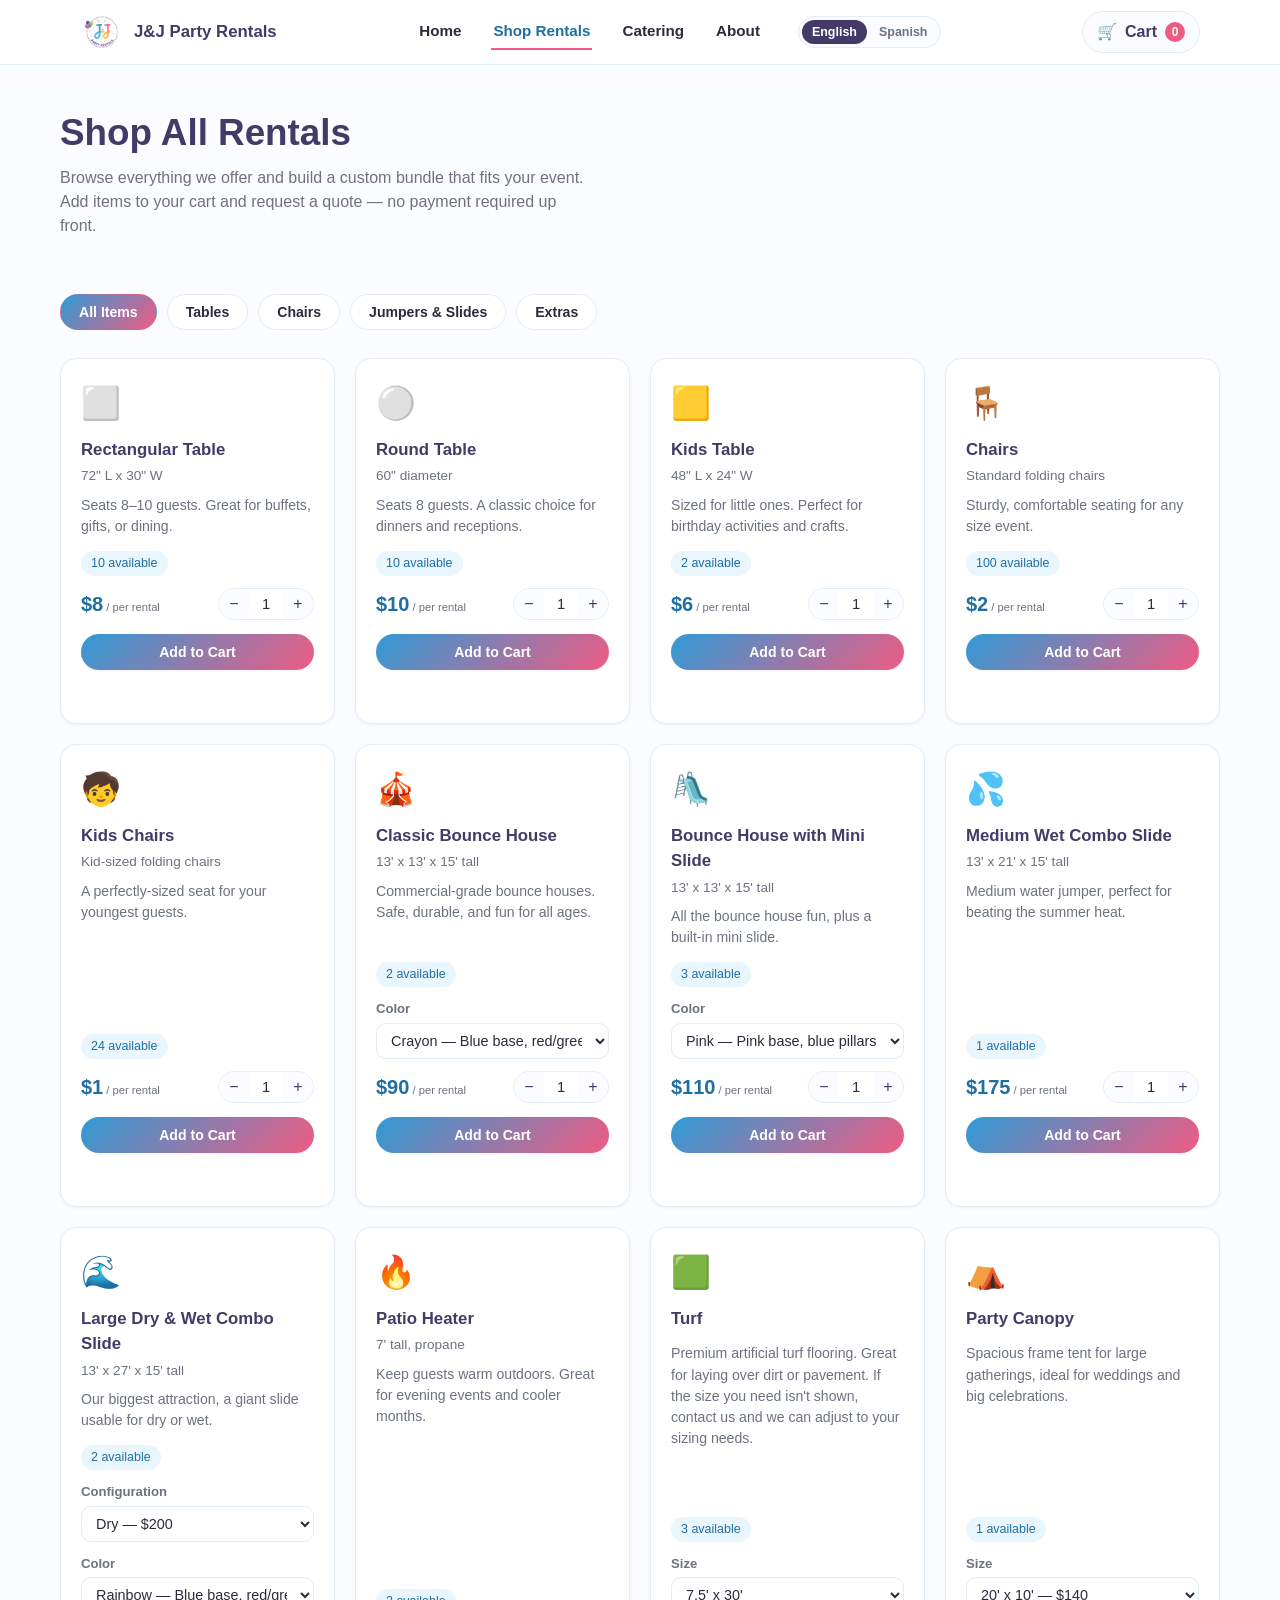
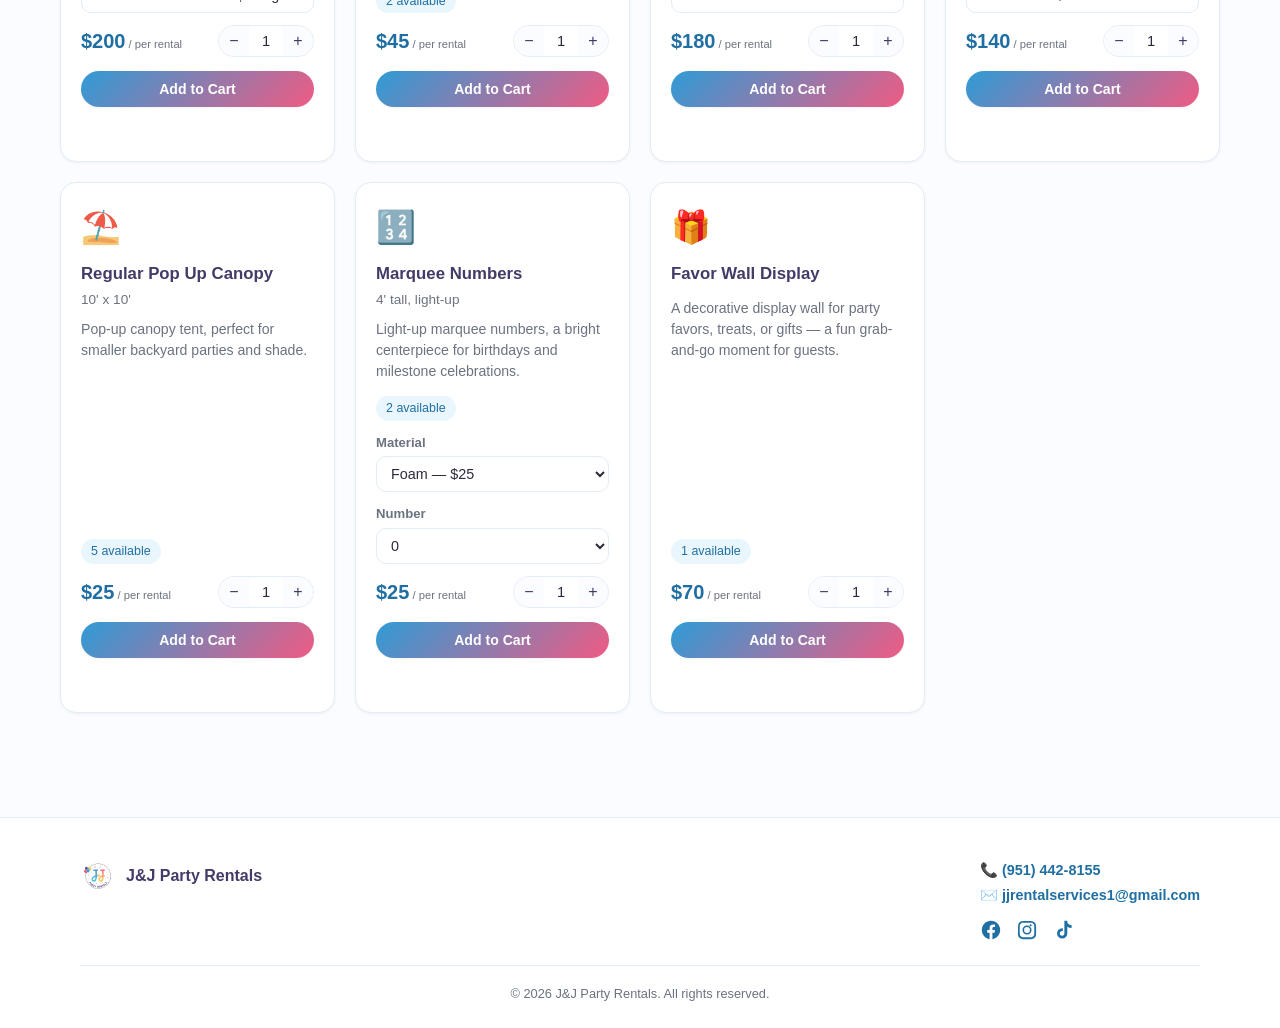
<file: shop.html>
<!doctype html>
<html lang="en">
<head>
  <meta charset="UTF-8" />
  <meta name="viewport" content="width=device-width, initial-scale=1.0" />
  <title>Shop Rentals — J&amp;J Party Rentals</title>
  <meta name="description" content="Browse all tables, chairs, and jumpers from J&J Party Rentals and build your own custom bundle." />
  <link rel="icon" href="assets/favicon.png" />
  <link rel="stylesheet" href="css/styles.css" />
</head>
<body>
  <header class="site-header">
    <nav class="nav">
      <a class="nav-brand" href="index.html">
        <img src="assets/logo-nav.png" width="44" height="44" alt="J&amp;J Party Rentals logo" />
        J&amp;J Party Rentals
      </a>
      <button class="nav-toggle" aria-label="Toggle menu">☰</button>
      <div class="nav-links">
        <a href="index.html" data-i18n="nav-home">Home</a>
        <a href="shop.html" class="active" data-i18n="nav-shop">Shop Rentals</a>
        <a href="catering.html" data-i18n="nav-catering">Catering</a>
        <a href="about.html" data-i18n="nav-about">About</a>
        <div class="lang-switch" role="group" aria-label="Language">
          <button type="button" class="lang-btn active" data-lang="en">English</button>
          <button type="button" class="lang-btn" data-lang="es">Spanish</button>
        </div>
      </div>
      <a class="nav-cart" href="cart.html">
        🛒 <span data-i18n="nav-cart">Cart</span> <span class="cart-count">0</span>
      </a>
    </nav>
  </header>

  <main>
    <section class="page-hero container">
      <h1 data-i18n="shop-h1">Shop All Rentals</h1>
      <p data-i18n="shop-p">Browse everything we offer and build a custom bundle that fits your event. Add items to your cart and request a quote — no payment required up front.</p>
    </section>

    <section class="section container">
      <div class="filter-bar" role="group" aria-label="Filter by category">
        <button class="filter-btn" data-filter="all" data-i18n="filter-all">All Items</button>
        <button class="filter-btn" data-filter="tables" data-i18n="filter-tables">Tables</button>
        <button class="filter-btn" data-filter="chairs" data-i18n="filter-chairs">Chairs</button>
        <button class="filter-btn" data-filter="jumpers" data-i18n="filter-jumpers">Jumpers &amp; Slides</button>
        <button class="filter-btn" data-filter="extras" data-i18n="filter-extras">Extras</button>
      </div>

      <div class="item-grid" id="item-grid"></div>
    </section>
  </main>

  <footer class="site-footer">
    <div class="container">
      <div class="footer-grid">
        <div>
          <div class="footer-brand">
            <img src="assets/logo-nav.png" width="36" height="36" alt="J&amp;J Party Rentals logo" />
            J&amp;J Party Rentals
          </div>
        </div>
        <div class="footer-contact">
          📞 <a href="tel:+19514428155">(951) 442-8155</a><br />
          ✉️ <a href="mailto:jjrentalservices1@gmail.com">jjrentalservices1@gmail.com</a>
          <div class="footer-socials">
            <a href="https://www.facebook.com/jj.partyrentals26" aria-label="Facebook" target="_blank" rel="noopener">
              <svg viewBox="0 0 24 24" width="22" height="22" fill="currentColor" aria-hidden="true"><path d="M22 12.06C22 6.5 17.52 2 12 2S2 6.5 2 12.06c0 5.02 3.66 9.18 8.44 9.94v-7.03H7.9v-2.91h2.54V9.85c0-2.51 1.49-3.9 3.77-3.9 1.09 0 2.23.2 2.23.2v2.46h-1.26c-1.24 0-1.63.77-1.63 1.56v1.88h2.78l-.44 2.91h-2.34V22c4.78-.76 8.44-4.92 8.44-9.94Z"/></svg>
            </a>
            <a href="https://www.instagram.com/jj.party_rentals/" aria-label="Instagram" target="_blank" rel="noopener">
              <svg viewBox="0 0 24 24" width="22" height="22" fill="currentColor" aria-hidden="true"><path d="M12 2.2c2.72 0 3.05.01 4.12.06 1.07.05 1.79.22 2.43.46.66.26 1.22.6 1.77 1.15.55.55.89 1.11 1.15 1.77.24.64.41 1.36.46 2.43.05 1.07.06 1.4.06 4.12s-.01 3.05-.06 4.12c-.05 1.07-.22 1.79-.46 2.43a4.9 4.9 0 0 1-1.15 1.77 4.9 4.9 0 0 1-1.77 1.15c-.64.24-1.36.41-2.43.46-1.07.05-1.4.06-4.12.06s-3.05-.01-4.12-.06c-1.07-.05-1.79-.22-2.43-.46a4.9 4.9 0 0 1-1.77-1.15 4.9 4.9 0 0 1-1.15-1.77c-.24-.64-.41-1.36-.46-2.43C2.21 15.05 2.2 14.72 2.2 12s.01-3.05.06-4.12c.05-1.07.22-1.79.46-2.43.26-.66.6-1.22 1.15-1.77A4.9 4.9 0 0 1 5.64 2.53c.64-.24 1.36-.41 2.43-.46C8.95 2.21 9.28 2.2 12 2.2Zm0 1.8c-2.67 0-2.99.01-4.04.06-.92.04-1.42.19-1.75.32-.44.17-.75.37-1.08.7-.33.33-.53.64-.7 1.08-.13.33-.28.83-.32 1.75-.05 1.05-.06 1.37-.06 4.04s.01 2.99.06 4.04c.04.92.19 1.42.32 1.75.17.44.37.75.7 1.08.33.33.64.53 1.08.7.33.13.83.28 1.75.32 1.05.05 1.37.06 4.04.06s2.99-.01 4.04-.06c.92-.04 1.42-.19 1.75-.32.44-.17.75-.37 1.08-.7.33-.33.53-.64.7-1.08.13-.33.28-.83.32-1.75.05-1.05.06-1.37.06-4.04s-.01-2.99-.06-4.04c-.04-.92-.19-1.42-.32-1.75a2.9 2.9 0 0 0-.7-1.08 2.9 2.9 0 0 0-1.08-.7c-.33-.13-.83-.28-1.75-.32-1.05-.05-1.37-.06-4.04-.06Zm0 3.06a4.94 4.94 0 1 1 0 9.88 4.94 4.94 0 0 1 0-9.88Zm0 1.8a3.14 3.14 0 1 0 0 6.28 3.14 3.14 0 0 0 0-6.28Zm5.13-1.99a1.15 1.15 0 1 1-2.3 0 1.15 1.15 0 0 1 2.3 0Z"/></svg>
            </a>
            <a href="https://www.tiktok.com/@jj.party.rentals8" aria-label="TikTok" target="_blank" rel="noopener">
              <svg viewBox="0 0 24 24" width="22" height="22" fill="currentColor" aria-hidden="true"><path d="M16.6 2h-3.1v13.7c0 1.4-1.1 2.5-2.5 2.5s-2.5-1.1-2.5-2.5 1.1-2.5 2.5-2.5c.28 0 .55.04.8.13V10.1a5.6 5.6 0 0 0-.8-.06A5.63 5.63 0 0 0 5.5 15.7a5.63 5.63 0 0 0 5.6 5.63 5.63 5.63 0 0 0 5.6-5.63V8.4a8.1 8.1 0 0 0 4.7 1.5V6.8a4.9 4.9 0 0 1-4.8-4.8Z"/></svg>
            </a>
          </div>
        </div>
      </div>
      <div class="footer-bottom" data-i18n="footer-bottom">© 2026 J&amp;J Party Rentals. All rights reserved.</div>
    </div>
  </footer>

  <script src="js/common.js"></script>
  <script src="js/items.js"></script>
  <script src="js/i18n.js"></script>
  <script src="js/shop.js"></script>
</body>
</html>
</file>
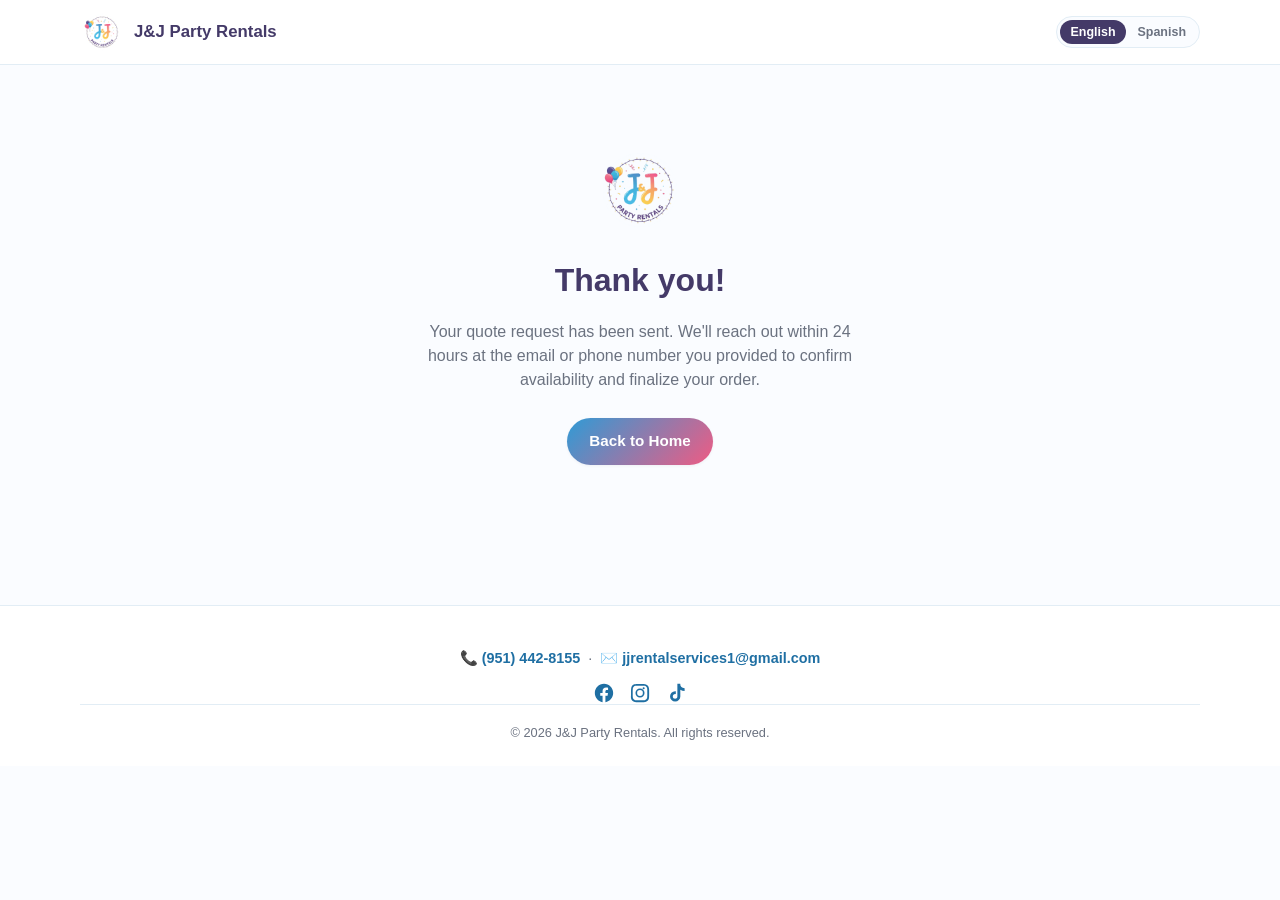
<file: thank-you.html>
<!doctype html>
<html lang="en">
<head>
  <meta charset="UTF-8" />
  <meta name="viewport" content="width=device-width, initial-scale=1.0" />
  <title>Thank You — J&amp;J Party Rentals</title>
  <link rel="icon" href="assets/favicon.png" />
  <link rel="stylesheet" href="css/styles.css" />
</head>
<body>
  <header class="site-header">
    <nav class="nav">
      <a class="nav-brand" href="index.html">
        <img src="assets/logo-nav.png" width="44" height="44" alt="J&amp;J Party Rentals logo" />
        J&amp;J Party Rentals
      </a>
      <div class="nav-links" style="display:none"></div>
      <div class="lang-switch" role="group" aria-label="Language">
        <button type="button" class="lang-btn active" data-lang="en">English</button>
        <button type="button" class="lang-btn" data-lang="es">Spanish</button>
      </div>
    </nav>
  </header>

  <main>
    <div class="confirm-box">
      <img src="assets/logo.png" alt="J&amp;J Party Rentals logo" />
      <h1 data-i18n="thanks-h1">Thank you!</h1>
      <p data-i18n="thanks-p">Your quote request has been sent. We'll reach out within 24 hours at the email or phone number you provided to confirm availability and finalize your order.</p>
      <a class="btn btn-primary" href="index.html" data-i18n="thanks-cta">Back to Home</a>
    </div>
  </main>

  <footer class="site-footer">
    <div class="container">
      <div class="footer-contact" style="text-align:center">
        📞 <a href="tel:+19514428155">(951) 442-8155</a> &nbsp;·&nbsp;
        ✉️ <a href="mailto:jjrentalservices1@gmail.com">jjrentalservices1@gmail.com</a>
        <div class="footer-socials" style="justify-content:center">
          <a href="https://www.facebook.com/jj.partyrentals26" aria-label="Facebook" target="_blank" rel="noopener">
            <svg viewBox="0 0 24 24" width="22" height="22" fill="currentColor" aria-hidden="true"><path d="M22 12.06C22 6.5 17.52 2 12 2S2 6.5 2 12.06c0 5.02 3.66 9.18 8.44 9.94v-7.03H7.9v-2.91h2.54V9.85c0-2.51 1.49-3.9 3.77-3.9 1.09 0 2.23.2 2.23.2v2.46h-1.26c-1.24 0-1.63.77-1.63 1.56v1.88h2.78l-.44 2.91h-2.34V22c4.78-.76 8.44-4.92 8.44-9.94Z"/></svg>
          </a>
          <a href="https://www.instagram.com/jj.party_rentals/" aria-label="Instagram" target="_blank" rel="noopener">
            <svg viewBox="0 0 24 24" width="22" height="22" fill="currentColor" aria-hidden="true"><path d="M12 2.2c2.72 0 3.05.01 4.12.06 1.07.05 1.79.22 2.43.46.66.26 1.22.6 1.77 1.15.55.55.89 1.11 1.15 1.77.24.64.41 1.36.46 2.43.05 1.07.06 1.4.06 4.12s-.01 3.05-.06 4.12c-.05 1.07-.22 1.79-.46 2.43a4.9 4.9 0 0 1-1.15 1.77 4.9 4.9 0 0 1-1.77 1.15c-.64.24-1.36.41-2.43.46-1.07.05-1.4.06-4.12.06s-3.05-.01-4.12-.06c-1.07-.05-1.79-.22-2.43-.46a4.9 4.9 0 0 1-1.77-1.15 4.9 4.9 0 0 1-1.15-1.77c-.24-.64-.41-1.36-.46-2.43C2.21 15.05 2.2 14.72 2.2 12s.01-3.05.06-4.12c.05-1.07.22-1.79.46-2.43.26-.66.6-1.22 1.15-1.77A4.9 4.9 0 0 1 5.64 2.53c.64-.24 1.36-.41 2.43-.46C8.95 2.21 9.28 2.2 12 2.2Zm0 1.8c-2.67 0-2.99.01-4.04.06-.92.04-1.42.19-1.75.32-.44.17-.75.37-1.08.7-.33.33-.53.64-.7 1.08-.13.33-.28.83-.32 1.75-.05 1.05-.06 1.37-.06 4.04s.01 2.99.06 4.04c.04.92.19 1.42.32 1.75.17.44.37.75.7 1.08.33.33.64.53 1.08.7.33.13.83.28 1.75.32 1.05.05 1.37.06 4.04.06s2.99-.01 4.04-.06c.92-.04 1.42-.19 1.75-.32.44-.17.75-.37 1.08-.7.33-.33.53-.64.7-1.08.13-.33.28-.83.32-1.75.05-1.05.06-1.37.06-4.04s-.01-2.99-.06-4.04c-.04-.92-.19-1.42-.32-1.75a2.9 2.9 0 0 0-.7-1.08 2.9 2.9 0 0 0-1.08-.7c-.33-.13-.83-.28-1.75-.32-1.05-.05-1.37-.06-4.04-.06Zm0 3.06a4.94 4.94 0 1 1 0 9.88 4.94 4.94 0 0 1 0-9.88Zm0 1.8a3.14 3.14 0 1 0 0 6.28 3.14 3.14 0 0 0 0-6.28Zm5.13-1.99a1.15 1.15 0 1 1-2.3 0 1.15 1.15 0 0 1 2.3 0Z"/></svg>
          </a>
          <a href="https://www.tiktok.com/@jj.party.rentals8" aria-label="TikTok" target="_blank" rel="noopener">
            <svg viewBox="0 0 24 24" width="22" height="22" fill="currentColor" aria-hidden="true"><path d="M16.6 2h-3.1v13.7c0 1.4-1.1 2.5-2.5 2.5s-2.5-1.1-2.5-2.5 1.1-2.5 2.5-2.5c.28 0 .55.04.8.13V10.1a5.6 5.6 0 0 0-.8-.06A5.63 5.63 0 0 0 5.5 15.7a5.63 5.63 0 0 0 5.6 5.63 5.63 5.63 0 0 0 5.6-5.63V8.4a8.1 8.1 0 0 0 4.7 1.5V6.8a4.9 4.9 0 0 1-4.8-4.8Z"/></svg>
          </a>
        </div>
      </div>
      <div class="footer-bottom" data-i18n="footer-bottom">© 2026 J&amp;J Party Rentals. All rights reserved.</div>
    </div>
  </footer>

  <script src="js/common.js"></script>
  <script src="js/i18n.js"></script>
  <script>
    saveCart([]);
  </script>
</body>
</html>
</file>
<file: css/styles.css>
/* ==========================================================================
   J&J Party Rentals — design system
   Palette pulled from the logo: sky blue background, blue→pink "J&J"
   gradient, purple wordmark, yellow/coral/purple balloon accents.
   ========================================================================== */

:root {
  --blue: #2f9bd6;
  --blue-dark: #1f6fa3;
  --pink: #ef5b83;
  --yellow: #f4b400;
  --purple: #5b4a8a;
  --purple-dark: #443a68;

  --bg: #fafcff;
  --surface: #ffffff;
  --border: #e2edf5;
  --text: #2b2b3d;
  --text-muted: #6b7280;

  --radius-sm: 10px;
  --radius-md: 16px;
  --radius-lg: 24px;
  --radius-pill: 999px;

  --shadow-sm: 0 1px 3px rgba(43, 43, 61, 0.06);
  --shadow-md: 0 6px 20px rgba(43, 43, 61, 0.08);

  --gradient-brand: linear-gradient(135deg, var(--blue) 0%, var(--pink) 100%);

  --max-width: 1160px;
  color-scheme: light;
}

* {
  box-sizing: border-box;
}

html {
  scroll-behavior: smooth;
}

body {
  margin: 0;
  font-family: -apple-system, BlinkMacSystemFont, "Segoe UI", Roboto, Helvetica, Arial, sans-serif;
  background: var(--bg);
  color: var(--text);
  line-height: 1.5;
  -webkit-font-smoothing: antialiased;
}

img {
  max-width: 100%;
  display: block;
}

a {
  color: inherit;
}

.container {
  max-width: var(--max-width);
  margin: 0 auto;
  padding: 0 20px;
}

/* ---------- Header / Nav ---------- */

.site-header {
  position: sticky;
  top: 0;
  z-index: 50;
  background: var(--surface);
  border-bottom: 1px solid var(--border);
}

.nav {
  display: flex;
  align-items: center;
  justify-content: space-between;
  padding: 10px 20px;
  max-width: var(--max-width);
  margin: 0 auto;
}

.nav-brand {
  display: flex;
  align-items: center;
  gap: 10px;
  font-weight: 700;
  font-size: 1.05rem;
  text-decoration: none;
  color: var(--purple-dark);
}

.nav-brand img {
  width: 44px;
  height: 44px;
}

.nav-links {
  display: flex;
  align-items: center;
  gap: 28px;
}

.nav-links a {
  text-decoration: none;
  font-weight: 600;
  font-size: 0.95rem;
  color: var(--text);
  padding: 6px 2px;
  border-bottom: 2px solid transparent;
}

.nav-links a:hover,
.nav-links a.active {
  color: var(--blue-dark);
  border-bottom-color: var(--pink);
}

.nav-cart {
  position: relative;
  display: inline-flex;
  align-items: center;
  gap: 8px;
  text-decoration: none;
  font-weight: 700;
  color: var(--purple-dark);
  background: var(--bg);
  border: 1px solid var(--border);
  padding: 8px 14px;
  border-radius: var(--radius-pill);
}

.lang-switch {
  display: flex;
  align-items: center;
  gap: 2px;
  background: var(--bg);
  border: 1px solid var(--border);
  border-radius: var(--radius-pill);
  padding: 3px;
}

.lang-btn {
  border: none;
  background: none;
  cursor: pointer;
  font-weight: 700;
  font-size: 0.78rem;
  color: var(--text-muted);
  padding: 5px 10px;
  border-radius: var(--radius-pill);
}

.lang-btn.active {
  color: #fff;
  background: var(--purple-dark);
}

.nav-cart .cart-count {
  background: var(--pink);
  color: #fff;
  font-size: 0.75rem;
  min-width: 20px;
  height: 20px;
  padding: 0 5px;
  border-radius: var(--radius-pill);
  display: inline-flex;
  align-items: center;
  justify-content: center;
}

.nav-toggle {
  display: none;
  background: none;
  border: none;
  font-size: 1.6rem;
  cursor: pointer;
  color: var(--purple-dark);
  padding: 4px 8px;
}

@media (max-width: 760px) {
  .nav-toggle {
    display: inline-block;
  }

  .nav-links {
    position: absolute;
    top: 100%;
    left: 0;
    right: 0;
    background: var(--surface);
    border-bottom: 1px solid var(--border);
    flex-direction: column;
    align-items: flex-start;
    gap: 0;
    padding: 8px 20px 16px;
    display: none;
  }

  .nav-links.open {
    display: flex;
  }

  .nav-links a {
    width: 100%;
    padding: 12px 0;
    border-bottom: 1px solid var(--border);
  }

  .nav-links .lang-switch {
    margin-top: 14px;
  }
}

@media (min-width: 761px) {
  .nav-links .lang-switch {
    margin-left: 8px;
  }
}

/* ---------- Buttons ---------- */

.btn {
  display: inline-flex;
  align-items: center;
  justify-content: center;
  gap: 8px;
  font-family: inherit;
  font-weight: 700;
  font-size: 0.95rem;
  padding: 12px 22px;
  border-radius: var(--radius-pill);
  border: none;
  cursor: pointer;
  text-decoration: none;
  transition: transform 0.15s ease, box-shadow 0.15s ease, opacity 0.15s ease;
}

.btn:active {
  transform: scale(0.97);
}

.btn-primary {
  background: var(--gradient-brand);
  color: #fff;
  box-shadow: var(--shadow-sm);
}

.btn-primary:hover {
  box-shadow: var(--shadow-md);
}

.btn-secondary {
  background: var(--surface);
  color: var(--purple-dark);
  border: 1.5px solid var(--border);
}

.btn-secondary:hover {
  border-color: var(--blue);
  color: var(--blue-dark);
}

.btn-block {
  width: 100%;
}

.btn:disabled {
  opacity: 0.5;
  cursor: not-allowed;
}

/* ---------- Hero ---------- */

.hero {
  padding: 56px 0 40px;
}

.hero-inner {
  display: flex;
  align-items: center;
  gap: 40px;
  flex-wrap: wrap;
}

.hero-copy {
  flex: 1 1 380px;
}

.hero-copy .eyebrow {
  color: var(--pink);
  font-weight: 700;
  text-transform: uppercase;
  letter-spacing: 0.06em;
  font-size: 0.8rem;
}

.hero-copy h1 {
  font-size: clamp(2rem, 4vw, 2.9rem);
  line-height: 1.1;
  margin: 10px 0 16px;
  color: var(--purple-dark);
}

.hero-copy p {
  color: var(--text-muted);
  font-size: 1.05rem;
  max-width: 46ch;
  margin: 0 0 26px;
}

.hero-actions {
  display: flex;
  gap: 14px;
  flex-wrap: wrap;
}

.hero-media {
  flex: 1 1 260px;
  display: flex;
  justify-content: center;
}

.hero-media img {
  width: min(320px, 80%);
  filter: drop-shadow(0 12px 24px rgba(43, 43, 61, 0.12));
}

/* ---------- Section headings ---------- */

.section {
  padding: 44px 0;
}

.section-head {
  display: flex;
  align-items: baseline;
  justify-content: space-between;
  gap: 16px;
  margin-bottom: 24px;
  flex-wrap: wrap;
}

.section-head h2 {
  font-size: 1.6rem;
  margin: 0;
  color: var(--purple-dark);
}

.section-head p {
  color: var(--text-muted);
  margin: 4px 0 0;
}

.section-link {
  font-weight: 700;
  color: var(--blue-dark);
  text-decoration: none;
  white-space: nowrap;
}

.section-link:hover {
  text-decoration: underline;
}

/* ---------- About / owner ---------- */

.about-panel {
  position: relative;
  display: flex;
  align-items: center;
  gap: 48px;
  background: var(--surface);
  border: 1px solid var(--border);
  border-radius: var(--radius-lg);
  padding: 44px;
  overflow: hidden;
  box-shadow: var(--shadow-sm);
}

.about-panel::before {
  content: "“";
  position: absolute;
  top: -46px;
  right: 28px;
  font-family: Georgia, "Times New Roman", serif;
  font-size: 13rem;
  line-height: 1;
  color: var(--blue);
  opacity: 0.06;
  pointer-events: none;
}

.about-media {
  flex: 0 0 auto;
  display: flex;
  flex-direction: column;
  align-items: center;
  gap: 14px;
}

.about-avatar {
  width: 148px;
  height: 148px;
  border-radius: 50%;
  display: flex;
  align-items: center;
  justify-content: center;
  background: var(--gradient-brand);
  color: #fff;
  font-size: 2.6rem;
  font-weight: 800;
  letter-spacing: 0.02em;
  box-shadow: var(--shadow-md);
  border: 4px solid var(--surface);
  outline: 3px solid var(--border);
  object-fit: cover;
}

.about-badge {
  font-size: 0.72rem;
  font-weight: 800;
  text-transform: uppercase;
  letter-spacing: 0.05em;
  color: var(--purple-dark);
  background: var(--bg);
  border: 1px solid var(--border);
  padding: 5px 14px;
  border-radius: var(--radius-pill);
  white-space: nowrap;
}

.about-copy {
  position: relative;
  flex: 1 1 380px;
}

.about-copy .eyebrow {
  color: var(--pink);
  font-weight: 700;
  text-transform: uppercase;
  letter-spacing: 0.06em;
  font-size: 0.8rem;
}

.about-copy h2 {
  font-size: clamp(1.5rem, 3vw, 2rem);
  margin: 10px 0 14px;
  color: var(--purple-dark);
}

.about-intro {
  font-weight: 700;
  color: var(--text);
  margin: 0 0 14px;
}

.about-quote {
  font-size: 1.08rem;
  line-height: 1.55;
  color: var(--text);
  margin: 0 0 14px;
  padding-left: 18px;
  border-left: 3px solid var(--pink);
}

.about-copy > p:not(.about-intro):not(.about-quote) {
  color: var(--text-muted);
  line-height: 1.6;
  margin: 0 0 22px;
  max-width: 56ch;
}

.about-signature {
  display: flex;
  flex-direction: column;
  gap: 2px;
  font-family: Georgia, "Times New Roman", serif;
  font-style: italic;
  font-size: 1.3rem;
  color: var(--purple-dark);
  margin: 0;
}

.about-signature span {
  font-family: -apple-system, BlinkMacSystemFont, "Segoe UI", Roboto, Helvetica, Arial, sans-serif;
  font-style: normal;
  font-size: 0.78rem;
  font-weight: 700;
  text-transform: uppercase;
  letter-spacing: 0.05em;
  color: var(--text-muted);
}

@media (max-width: 760px) {
  .about-panel {
    flex-direction: column;
    text-align: center;
    padding: 32px 24px;
  }

  .about-quote {
    text-align: left;
  }

  .about-copy > p:not(.about-intro):not(.about-quote) {
    max-width: none;
  }
}

/* ---------- Promo banner ---------- */

.promo-banner {
  background: var(--gradient-brand);
  color: #fff;
  border-radius: var(--radius-lg);
  padding: 18px 28px;
  display: flex;
  align-items: center;
  gap: 14px;
  flex-wrap: wrap;
  justify-content: space-between;
  margin-bottom: 36px;
}

.promo-banner strong {
  font-size: 1.05rem;
}

.promo-banner span {
  opacity: 0.92;
  font-size: 0.92rem;
}

/* ---------- Bundle cards ---------- */

.bundle-grid {
  display: grid;
  grid-template-columns: repeat(auto-fit, minmax(280px, 1fr));
  gap: 22px;
}

.bundle-card {
  background: var(--surface);
  border: 1px solid var(--border);
  border-radius: var(--radius-lg);
  padding: 24px;
  box-shadow: var(--shadow-sm);
  display: flex;
  flex-direction: column;
  position: relative;
}

.bundle-tag {
  position: absolute;
  top: -12px;
  left: 22px;
  background: var(--yellow);
  color: #4a3600;
  font-size: 0.72rem;
  font-weight: 800;
  text-transform: uppercase;
  letter-spacing: 0.04em;
  padding: 5px 12px;
  border-radius: var(--radius-pill);
}

.bundle-card h3 {
  margin: 6px 0 4px;
  font-size: 1.2rem;
  color: var(--purple-dark);
}

.bundle-guests {
  display: inline-block;
  font-size: 0.85rem;
  font-weight: 700;
  color: var(--blue-dark);
  background: #eaf6fd;
  padding: 4px 12px;
  border-radius: var(--radius-pill);
  margin: 0 0 12px;
}

.bundle-note {
  margin: 6px 0 0;
  font-size: 0.8rem;
  font-style: italic;
  color: var(--text-muted);
}

.bundle-note a {
  color: var(--blue-dark);
  font-weight: 700;
  text-decoration: underline;
}

.bundle-extras {
  margin: 14px 0 4px;
  padding-top: 12px;
  border-top: 1px dashed var(--border);
}

.bundle-extras strong {
  display: block;
  font-size: 0.82rem;
  text-transform: uppercase;
  letter-spacing: 0.03em;
  color: var(--purple-dark);
  margin-bottom: 4px;
}

.bundle-extras ul {
  list-style: none;
  padding: 0;
  margin: 0 0 14px;
  color: var(--text-muted);
  font-size: 0.88rem;
}

.bundle-extras li {
  padding: 3px 0;
}

.bundle-price-row {
  display: flex;
  align-items: baseline;
  gap: 10px;
  margin: 6px 0 14px;
}

.bundle-price {
  font-size: 1.6rem;
  font-weight: 800;
  color: var(--blue-dark);
}

.bundle-price-old {
  text-decoration: line-through;
  color: var(--text-muted);
  font-size: 0.95rem;
}

.bundle-items {
  list-style: none;
  padding: 0;
  margin: 0 0 20px;
  color: var(--text-muted);
  font-size: 0.92rem;
  flex: 1;
}

.bundle-items li {
  padding: 5px 0 5px 22px;
  position: relative;
}

.bundle-items li::before {
  content: "✓";
  position: absolute;
  left: 0;
  color: var(--pink);
  font-weight: 700;
}

.bundle-table-label {
  display: flex;
  flex-direction: column;
  gap: 6px;
  font-size: 0.85rem;
  font-weight: 700;
  color: var(--text-muted);
  margin: 0 0 14px;
}

.bundle-table-select {
  font-family: inherit;
  font-size: 0.95rem;
  font-weight: 500;
  color: var(--text);
  padding: 8px 10px;
  border: 1px solid var(--border);
  border-radius: 8px;
  background: var(--surface);
}

/* ---------- Category shortcuts ---------- */

.cat-grid {
  display: grid;
  grid-template-columns: repeat(auto-fit, minmax(220px, 1fr));
  gap: 18px;
}

.cat-card {
  background: var(--surface);
  border: 1px solid var(--border);
  border-radius: var(--radius-md);
  padding: 22px;
  text-decoration: none;
  color: var(--text);
  display: flex;
  align-items: center;
  gap: 14px;
  box-shadow: var(--shadow-sm);
  transition: transform 0.15s ease, box-shadow 0.15s ease;
}

.cat-card:hover {
  transform: translateY(-2px);
  box-shadow: var(--shadow-md);
}

.cat-card .cat-icon {
  font-size: 1.8rem;
}

.cat-card strong {
  display: block;
  color: var(--purple-dark);
  margin-bottom: 2px;
}

.cat-card span {
  font-size: 0.86rem;
  color: var(--text-muted);
}

.services-grid {
  display: grid;
  grid-template-columns: repeat(auto-fit, minmax(220px, 1fr));
  gap: 18px;
}

.service-card {
  background: var(--surface);
  border: 1px solid var(--border);
  border-radius: var(--radius-md);
  padding: 22px;
  box-shadow: var(--shadow-sm);
  display: flex;
  flex-direction: column;
  gap: 6px;
}

.service-card .service-icon {
  font-size: 1.8rem;
}

.service-card strong {
  color: var(--purple-dark);
}

.service-card span:last-child {
  font-size: 0.86rem;
  color: var(--text-muted);
}

/* ---------- Shop page ---------- */

.filter-bar {
  display: flex;
  gap: 10px;
  flex-wrap: wrap;
  margin-bottom: 28px;
}

.filter-btn {
  background: var(--surface);
  border: 1.5px solid var(--border);
  color: var(--text);
  font-weight: 600;
  font-size: 0.88rem;
  padding: 9px 18px;
  border-radius: var(--radius-pill);
  cursor: pointer;
}

.filter-btn.active {
  background: var(--gradient-brand);
  border-color: transparent;
  color: #fff;
}

.item-grid {
  display: grid;
  grid-template-columns: repeat(auto-fill, minmax(250px, 1fr));
  gap: 20px;
}

.item-card {
  background: var(--surface);
  border: 1px solid var(--border);
  border-radius: var(--radius-md);
  padding: 20px;
  box-shadow: var(--shadow-sm);
  display: flex;
  flex-direction: column;
}

.item-card .item-icon {
  font-size: 2rem;
  margin-bottom: 10px;
}

.item-card h3 {
  margin: 0 0 4px;
  font-size: 1.05rem;
  color: var(--purple-dark);
}

.item-dims {
  color: var(--text-muted);
  font-size: 0.85rem;
  margin: 0 0 8px;
}

.item-desc {
  color: var(--text-muted);
  font-size: 0.88rem;
  margin: 0 0 14px;
  flex: 1;
}

.item-details {
  list-style: none;
  padding: 0;
  margin: 0 0 14px;
  color: var(--text-muted);
  font-size: 0.88rem;
  flex: 1;
}

.item-details li {
  padding: 3px 0 3px 18px;
  position: relative;
}

.item-details li::before {
  content: "•";
  position: absolute;
  left: 2px;
  color: var(--pink);
  font-weight: 800;
}

.item-extras {
  margin: 0 0 14px;
  padding-top: 12px;
  border-top: 1px dashed var(--border);
}

.item-extras strong {
  display: block;
  font-size: 0.82rem;
  text-transform: uppercase;
  letter-spacing: 0.03em;
  color: var(--purple-dark);
  margin-bottom: 4px;
}

.item-extras ul {
  list-style: none;
  padding: 0;
  margin: 0;
  color: var(--text-muted);
  font-size: 0.88rem;
}

.item-extras li {
  padding: 3px 0;
}

.extra-option {
  display: flex;
  align-items: center;
  gap: 8px;
  cursor: pointer;
}

.extra-option input[type="checkbox"] {
  width: 17px;
  height: 17px;
  flex-shrink: 0;
  accent-color: var(--blue-dark);
  cursor: pointer;
}

.extra-name {
  flex: 1;
}

.extra-price {
  font-weight: 700;
  color: var(--blue-dark);
  font-size: 0.85rem;
}

.item-stock {
  font-size: 0.78rem;
  color: var(--blue-dark);
  background: #eaf6fd;
  display: inline-block;
  padding: 3px 10px;
  border-radius: var(--radius-pill);
  margin-bottom: 12px;
  width: fit-content;
}

.item-mode {
  margin-bottom: 12px;
}

.item-mode label {
  font-size: 0.82rem;
  font-weight: 600;
  color: var(--text-muted);
  display: block;
  margin-bottom: 4px;
}

.item-mode select {
  width: 100%;
  padding: 8px 10px;
  border-radius: var(--radius-sm);
  border: 1px solid var(--border);
  background: var(--surface);
  color: var(--text);
  font-family: inherit;
  font-size: 0.9rem;
}

.item-price-row {
  display: flex;
  align-items: center;
  justify-content: space-between;
  margin-bottom: 14px;
}

.item-price {
  font-size: 1.25rem;
  font-weight: 800;
  color: var(--blue-dark);
}

.item-price small {
  font-size: 0.7rem;
  font-weight: 500;
  color: var(--text-muted);
}

.qty-stepper {
  display: inline-flex;
  align-items: center;
  border: 1.5px solid var(--border);
  border-radius: var(--radius-pill);
  overflow: hidden;
}

.qty-stepper button {
  background: var(--bg);
  border: none;
  width: 30px;
  height: 30px;
  font-size: 1rem;
  cursor: pointer;
  color: var(--purple-dark);
}

.qty-stepper input {
  width: 34px;
  text-align: center;
  border: none;
  background: transparent;
  color: var(--text);
  font-family: inherit;
  font-size: 0.92rem;
  -moz-appearance: textfield;
}

.qty-stepper input::-webkit-outer-spin-button,
.qty-stepper input::-webkit-inner-spin-button {
  -webkit-appearance: none;
  margin: 0;
}

.item-add-row {
  display: flex;
  align-items: center;
  gap: 12px;
}

.item-add-row .btn {
  flex: 1;
  padding: 10px 16px;
  font-size: 0.88rem;
}

.added-flash {
  font-size: 0.8rem;
  color: #1e9e5a;
  font-weight: 700;
  margin-top: 8px;
  height: 1em;
  opacity: 0;
  transition: opacity 0.2s ease;
}

.added-flash.show {
  opacity: 1;
}

/* ---------- Catering page ---------- */

.catering-hero {
  padding: 48px 0 8px;
  text-align: center;
}

.catering-hero .eyebrow {
  color: var(--pink);
  font-weight: 700;
  text-transform: uppercase;
  letter-spacing: 0.06em;
  font-size: 0.85rem;
}

.catering-hero h1 {
  font-size: clamp(2.2rem, 5vw, 3.2rem);
  line-height: 1.1;
  margin: 10px 0 14px;
  color: var(--purple-dark);
}

.catering-hero p {
  color: var(--text-muted);
  font-size: 1.1rem;
  max-width: 56ch;
  margin: 0 auto;
}

.catering-grid {
  display: grid;
  grid-template-columns: repeat(auto-fit, minmax(300px, 1fr));
  gap: 28px;
}

.catering-disclaimer {
  text-align: center;
  color: var(--text-muted);
  font-size: 0.95rem;
  max-width: 56ch;
  margin: 24px auto 0;
}

.catering-grid .item-card {
  padding: 32px 28px;
  border: 2px solid var(--border);
  border-radius: var(--radius-lg);
  box-shadow: var(--shadow-md);
}

.catering-grid .item-icon {
  font-size: 2.8rem;
  margin-bottom: 12px;
}

.catering-grid h3 {
  font-size: 1.45rem;
  margin-bottom: 8px;
}

.catering-grid .item-dims {
  display: inline-block;
  font-size: 0.85rem;
  font-weight: 700;
  color: var(--blue-dark);
  background: #eaf6fd;
  padding: 4px 12px;
  border-radius: var(--radius-pill);
  margin: 0 0 12px;
}

.catering-grid .item-desc {
  display: none;
}

.catering-grid .item-stock {
  display: none;
}

.catering-grid .item-price-row {
  margin-top: 6px;
}

.catering-grid .qty-stepper {
  display: none;
}

.catering-grid .item-price {
  font-size: 1.9rem;
}

.catering-grid .item-details {
  font-size: 0.98rem;
  line-height: 1.5;
}

.catering-grid .item-details li {
  font-weight: 600;
  color: var(--text);
}

.catering-grid .item-extras {
  margin-bottom: 20px;
}

.catering-grid .item-extras strong {
  font-size: 0.85rem;
}

.catering-grid .item-extras ul {
  font-size: 0.95rem;
}

.catering-grid .item-extras li {
  font-weight: 600;
  color: var(--text);
}

.catering-grid .extra-option input[type="checkbox"] {
  width: 20px;
  height: 20px;
}

.catering-grid .extra-price {
  font-size: 0.95rem;
}

.catering-grid .item-add-row .btn {
  font-size: 1.02rem;
  font-weight: 800;
  padding: 13px 18px;
}

/* ---------- Cart page ---------- */

.cart-layout {
  display: grid;
  grid-template-columns: 1.5fr 1fr;
  gap: 32px;
  align-items: start;
}

.cart-layout[hidden] {
  display: none;
}

@media (max-width: 860px) {
  .cart-layout {
    grid-template-columns: 1fr;
  }
}

.cart-items {
  background: var(--surface);
  border: 1px solid var(--border);
  border-radius: var(--radius-md);
  box-shadow: var(--shadow-sm);
  overflow: hidden;
}

.cart-row {
  display: flex;
  align-items: center;
  gap: 14px;
  padding: 16px 20px;
  border-bottom: 1px solid var(--border);
}

.cart-row:last-child {
  border-bottom: none;
}

.cart-row-info {
  flex: 1;
  min-width: 0;
}

.cart-row-info h4 {
  margin: 0 0 2px;
  font-size: 0.98rem;
  color: var(--purple-dark);
}

.cart-row-info span {
  font-size: 0.82rem;
  color: var(--text-muted);
}

.cart-row-price {
  font-weight: 700;
  color: var(--blue-dark);
  min-width: 70px;
  text-align: right;
}

.cart-row-remove {
  background: none;
  border: none;
  color: var(--pink);
  font-size: 1.2rem;
  cursor: pointer;
  line-height: 1;
  padding: 4px 6px;
}

.cart-empty {
  text-align: center;
  padding: 60px 20px;
  color: var(--text-muted);
}

.cart-empty .btn {
  margin-top: 18px;
}

.cart-summary {
  background: var(--surface);
  border: 1px solid var(--border);
  border-radius: var(--radius-md);
  box-shadow: var(--shadow-sm);
  padding: 24px;
  position: sticky;
  top: 90px;
}

.cart-summary h3 {
  margin-top: 0;
  color: var(--purple-dark);
}

.summary-row {
  display: flex;
  justify-content: space-between;
  font-size: 0.95rem;
  padding: 8px 0;
  border-bottom: 1px dashed var(--border);
}

.summary-row.total {
  font-weight: 800;
  font-size: 1.15rem;
  border-bottom: none;
  padding-top: 14px;
  color: var(--blue-dark);
}

/* ---------- Quote form ---------- */

.quote-form {
  margin-top: 26px;
}

.form-group {
  margin-bottom: 16px;
}

.form-group label {
  display: block;
  font-size: 0.85rem;
  font-weight: 700;
  margin-bottom: 6px;
  color: var(--text);
}

.form-group input,
.form-group textarea,
.form-group select {
  width: 100%;
  padding: 11px 13px;
  border-radius: var(--radius-sm);
  border: 1.5px solid var(--border);
  background: var(--bg);
  color: var(--text);
  font-family: inherit;
  font-size: 0.94rem;
}

.form-group input:focus,
.form-group textarea:focus,
.form-group select:focus {
  outline: none;
  border-color: var(--blue);
}

.form-row-2 {
  display: grid;
  grid-template-columns: 1fr 1fr;
  gap: 14px;
}

@media (max-width: 480px) {
  .form-row-2 {
    grid-template-columns: 1fr;
  }
}

.form-note {
  font-size: 0.78rem;
  color: var(--text-muted);
  margin-top: 10px;
}

/* ---------- Footer ---------- */

.site-footer {
  background: var(--surface);
  border-top: 1px solid var(--border);
  margin-top: 60px;
  padding: 40px 0 24px;
}

.footer-grid {
  display: flex;
  flex-wrap: wrap;
  gap: 32px;
  justify-content: space-between;
  margin-bottom: 24px;
}

.footer-brand {
  display: flex;
  align-items: center;
  gap: 10px;
  font-weight: 700;
  color: var(--purple-dark);
}

.footer-brand img {
  width: 36px;
  height: 36px;
}

.footer-contact {
  font-size: 0.9rem;
  color: var(--text-muted);
  line-height: 1.8;
}

.footer-heading {
  font-weight: 700;
  color: var(--purple-dark);
  margin-bottom: 6px;
}

.footer-socials {
  display: flex;
  gap: 14px;
  margin-top: 10px;
}

.footer-socials a {
  display: inline-flex;
  color: var(--text-muted);
  transition: color 0.15s ease;
}

.footer-socials a:hover {
  color: var(--purple-dark);
}

.footer-contact a {
  color: var(--blue-dark);
  text-decoration: none;
  font-weight: 600;
}

.footer-bottom {
  border-top: 1px solid var(--border);
  padding-top: 18px;
  font-size: 0.8rem;
  color: var(--text-muted);
  text-align: center;
}

/* ---------- Misc ---------- */

.page-hero {
  padding: 40px 0 12px;
}

.page-hero h1 {
  color: var(--purple-dark);
  margin: 0 0 6px;
  font-size: clamp(1.7rem, 3.5vw, 2.3rem);
}

.page-hero p {
  color: var(--text-muted);
  margin: 0;
  max-width: 60ch;
}

.confirm-box {
  text-align: center;
  padding: 80px 20px;
  max-width: 480px;
  margin: 0 auto;
}

.confirm-box img {
  width: 90px;
  margin: 0 auto 20px;
}

.confirm-box h1 {
  color: var(--purple-dark);
  margin-bottom: 10px;
}

.confirm-box p {
  color: var(--text-muted);
  margin-bottom: 26px;
}
</file>
